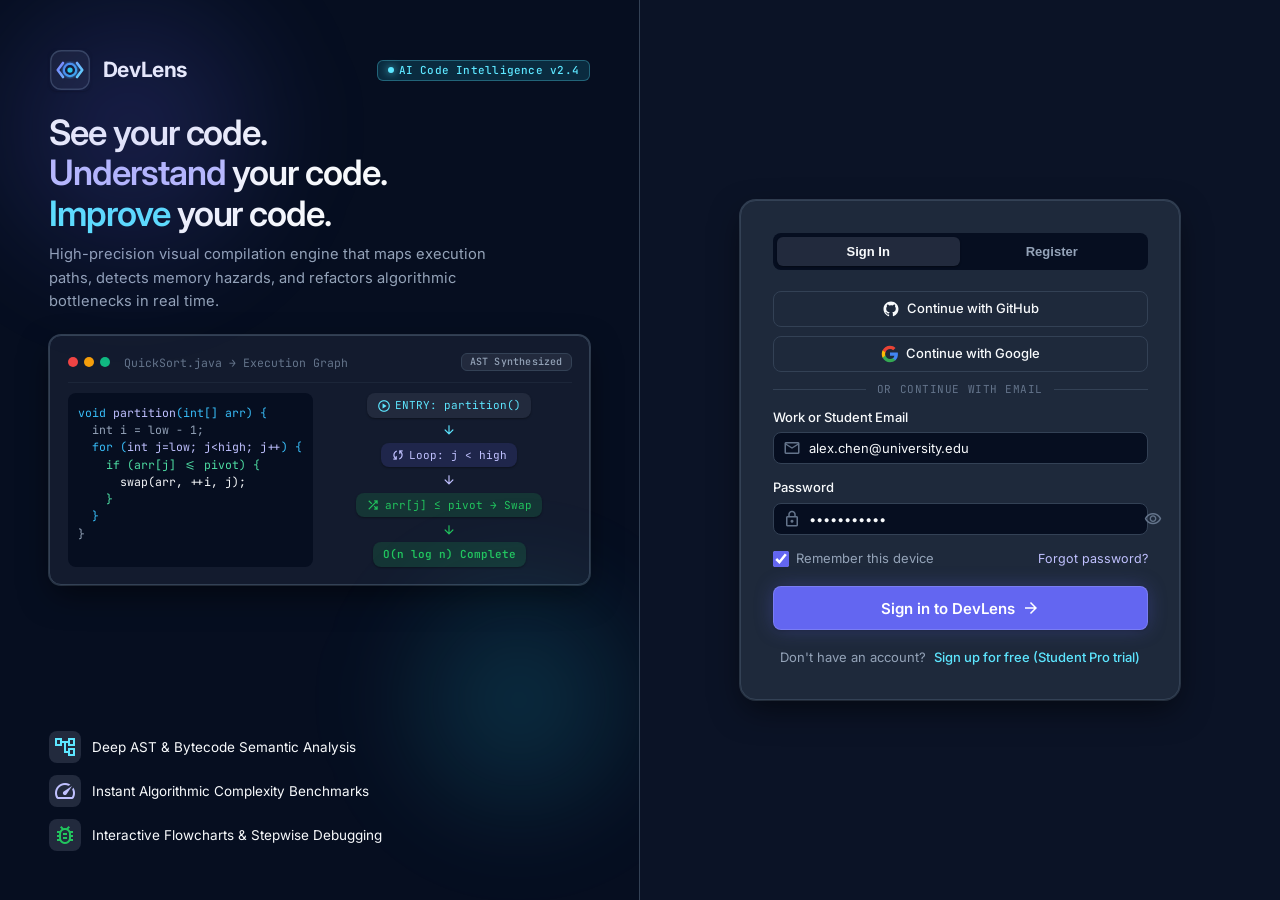
<file: devlens/frontend/index.html>
<!DOCTYPE html>
<html lang="en" class="dark">
<head>
  <meta charset="UTF-8">
  <meta name="viewport" content="width=device-width, initial-scale=1.0">
  <title>DevLens - AI-Powered Code Analysis & Assistance</title>
  <link rel="icon" type="image/svg+xml" href="assets/logo.svg">
  <script type="module">
    import { auth } from './js/auth.js';
    if (auth.isAuthenticated()) {
      window.location.replace('pages/dashboard.html');
    } else {
      window.location.replace('pages/login.html');
    }
  </script>
</head>
<body style="background: #0B1326; color: #F8FAFC; display: flex; align-items: center; justify-content: center; height: 100vh; font-family: sans-serif;">
  <p>Loading DevLens...</p>
</body>
</html>
</file>
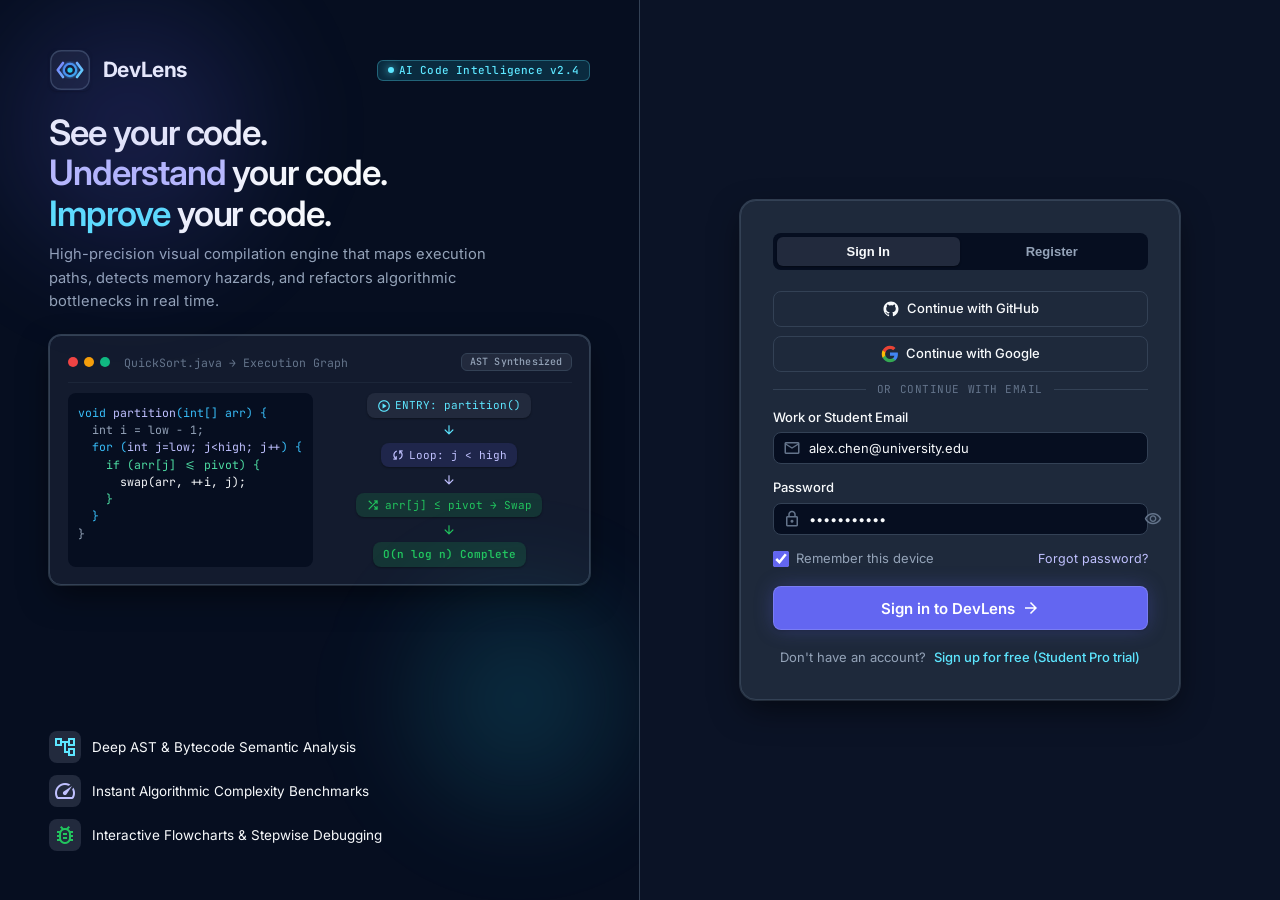
<file: devlens/frontend/pages/assistant.html>
<!DOCTYPE html>
<html lang="en" class="dark">
<head>
  <meta charset="UTF-8">
  <meta name="viewport" content="width=device-width, initial-scale=1.0">
  <title>DevLens - AI Code Assistant</title>
  <link rel="icon" type="image/svg+xml" href="../assets/logo.svg">
  <link rel="stylesheet" href="../css/tokens.css">
  <link rel="stylesheet" href="../css/base.css">
  <link rel="stylesheet" href="../css/components.css">
  <link rel="stylesheet" href="../css/pages.css">
</head>
<body class="dark">
  <div class="app-layout">
    <div id="sidebar-container"></div>
    <div class="main-content-wrapper">
      <div id="topbar-container"></div>

      <div class="page-container">
        <div class="content-inner" style="padding-bottom: 0;">
          <div class="chat-page-grid">
            <!-- Left: Sessions Sidebar -->
            <aside class="chat-sessions-sidebar">
              <div style="padding: 1rem; border-bottom: 1px solid var(--border-color); display: flex; justify-content: space-between; align-items: center;">
                <span class="stat-label">Conversations</span>
                <button class="btn btn-sm btn-primary" id="new-chat-btn" style="height: 26px; padding: 0 8px; font-size: 11px;">
                  <span class="material-symbols-outlined" style="font-size: 14px;">add</span>
                  <span>New Chat</span>
                </button>
              </div>

              <!-- Sessions List -->
              <div id="sessions-list-container" style="flex: 1; overflow-y: auto; padding: 0.5rem; display: flex; flex-direction: column; gap: 4px;">
                <!-- Populated dynamically via assistant.js -->
              </div>
            </aside>

            <!-- Right: Active Chat Stream & Input Dock -->
            <main class="chat-main-container">
              <!-- Header Strip -->
              <div style="padding: 0.75rem 1.25rem; border-bottom: 1px solid var(--border-color); background: var(--bg-lowest); display: flex; justify-content: space-between; align-items: center;">
                <div>
                  <h3 style="font-size: 14px; font-weight: 600; color: var(--text-primary);" id="active-session-title">
                    BubbleSort Inversion & Optimization
                  </h3>
                  <div style="display: flex; align-items: center; gap: 0.5rem; margin-top: 2px;">
                    <span class="badge badge-ai" style="font-size: 10px; padding: 1px 6px;">
                      Context: BubbleSort.java [Java 17]
                    </span>
                    <span style="font-family: var(--font-code); font-size: 10px; color: var(--text-muted);">Lens-LLM v2.4</span>
                  </div>
                </div>

                <div style="display: flex; gap: 4px;">
                  <button class="btn btn-sm btn-ghost" id="clear-chat-btn" title="Clear conversation">
                    <span class="material-symbols-outlined" style="font-size: 16px;">delete_sweep</span>
                  </button>
                </div>
              </div>

              <!-- Chat Message History -->
              <div class="chat-messages-stream" id="chat-messages-stream">
                <!-- Messages populated dynamically -->
              </div>

              <!-- Typing Indicator (Hidden by default) -->
              <div id="typing-indicator" style="display: none; padding: 0 1.5rem 0.5rem; font-size: 12px; color: var(--text-muted); align-items: center; gap: 6px;">
                <span class="animate-spin material-symbols-outlined" style="font-size: 14px; color: var(--color-secondary);">sync</span>
                <span>DevLens AI is reasoning...</span>
              </div>

              <!-- Input Dock -->
              <div class="chat-input-bar">
                <!-- Quick Prompts Chips -->
                <div class="quick-prompts-row" id="quick-prompts-row">
                  <span class="prompt-chip" data-prompt="Why does line 9 need a temporary variable during swap?">Why need temp?</span>
                  <span class="prompt-chip" data-prompt="How does the swapped boolean flag achieve O(n) best-case?">Explain early exit</span>
                  <span class="prompt-chip" data-prompt="Show me how to guard against NullPointerException in bubbleSort.">Add null guard</span>
                  <span class="prompt-chip" data-prompt="Can we convert the outer for loop into an equivalent while loop?">Convert to while loop</span>
                </div>

                <!-- Input Box -->
                <form id="chat-form" style="display: flex; gap: 0.5rem; align-items: flex-end;">
                  <textarea id="chat-input-textarea" class="form-textarea" placeholder="Ask anything about your code, asymptotic complexity, or viva preparation..." style="min-height: 48px; max-height: 120px; resize: none; margin: 0; padding: 0.6rem 0.85rem;" rows="1"></textarea>
                  <button type="submit" class="btn btn-primary btn-icon" id="chat-send-btn" style="flex-shrink: 0; width: 44px; height: 44px;">
                    <span class="material-symbols-outlined">send</span>
                  </button>
                </form>
              </div>
            </main>
          </div>
        </div>
      </div>
    </div>
  </div>

  <script type="module" src="../js/pages/assistant.js"></script>
</body>
</html>
</file>
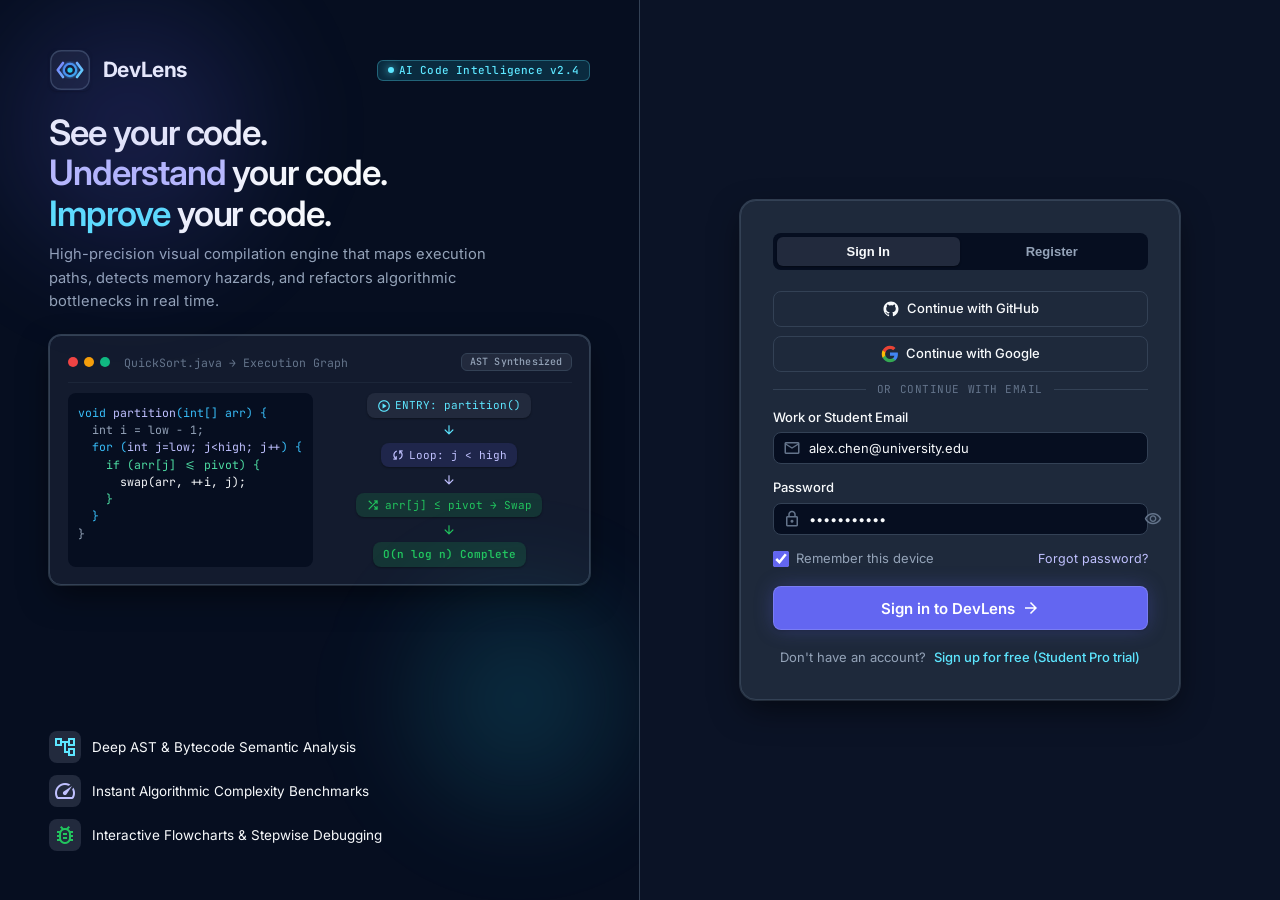
<file: devlens/frontend/pages/history.html>
<!DOCTYPE html>
<html lang="en" class="dark">
<head>
  <meta charset="UTF-8">
  <meta name="viewport" content="width=device-width, initial-scale=1.0">
  <title>DevLens - Analysis History</title>
  <link rel="icon" type="image/svg+xml" href="../assets/logo.svg">
  <link rel="stylesheet" href="../css/tokens.css">
  <link rel="stylesheet" href="../css/base.css">
  <link rel="stylesheet" href="../css/components.css">
  <link rel="stylesheet" href="../css/pages.css">
</head>
<body class="dark">
  <div class="app-layout">
    <div id="sidebar-container"></div>
    <div class="main-content-wrapper">
      <div id="topbar-container"></div>

      <div class="page-container">
        <div class="content-inner">
          <div style="display: flex; align-items: center; justify-content: space-between; flex-wrap: wrap; gap: 1rem; margin-bottom: 1.5rem;">
            <div>
              <div style="display: flex; align-items: center; gap: 0.4rem; font-family: var(--font-code); font-size: 11px; text-transform: uppercase; color: var(--text-muted); letter-spacing: 0.05em; margin-bottom: 0.25rem;">
                <span style="width: 6px; height: 6px; border-radius: 50%; background: var(--color-primary);"></span>
                <span>Audit Trail</span>
                <span>/</span>
                <span>Static & Runtime Telemetry</span>
              </div>
              <h1 style="font-size: 1.75rem; font-weight: 700;">Analysis History</h1>
              <p style="font-size: 13.5px; max-width: 640px; margin-top: 0.25rem;">
                Historical registry of AST compilations, complexity audits, and viva notes across your workspaces.
              </p>
            </div>
            <a href="editor.html" class="btn btn-primary">
              <span class="material-symbols-outlined" style="font-size: 18px;">bolt</span>
              <span>Run New Analysis</span>
            </a>
          </div>

          <!-- Filters Bar -->
          <div class="card" style="padding: 0.875rem 1.25rem; margin-bottom: 1.25rem; display: flex; flex-wrap: wrap; gap: 0.75rem; align-items: center; justify-content: space-between;">
            <div class="input-with-icon" style="flex: 1; min-width: 260px;">
              <span class="material-symbols-outlined">search</span>
              <input type="text" id="history-search-input" class="form-input" placeholder="Search by filename, project or student notes..."/>
            </div>

            <div style="display: flex; align-items: center; gap: 0.6rem; flex-wrap: wrap;">
              <div style="display: flex; align-items: center; gap: 0.35rem; background: var(--bg-lowest); border: 1px solid var(--border-color); border-radius: var(--radius-md); padding: 0 0.5rem;">
                <span class="material-symbols-outlined" style="font-size: 16px; color: var(--text-muted);">filter_list</span>
                <select id="history-type-filter" class="form-select" style="border: none; background: transparent; padding: 0.35rem 0.5rem; font-size: 12.5px;">
                  <option value="ALL">All Analysis Types</option>
                  <option value="ERRORS">Error Detection</option>
                  <option value="COMPLEXITY">Complexity Audit</option>
                  <option value="REVIEW">Code Review</option>
                  <option value="FLOWCHART">Flowchart Gen</option>
                </select>
              </div>
            </div>
          </div>

          <!-- History Table Card -->
          <div class="card">
            <div class="table-container" style="border: none;">
              <table class="data-table">
                <thead>
                  <tr>
                    <th>Module / Analysis Title</th>
                    <th>Project</th>
                    <th>Type</th>
                    <th>Quality</th>
                    <th>Student Viva Notes</th>
                    <th>Date</th>
                    <th>Actions</th>
                  </tr>
                </thead>
                <tbody id="history-tbody">
                  <tr><td colspan="7" style="text-align: center; color: var(--text-muted); padding: 2.5rem;">Loading audit trail...</td></tr>
                </tbody>
              </table>
            </div>

            <!-- Pagination Bar -->
            <div style="display: flex; align-items: center; justify-content: space-between; border-top: 1px solid var(--border-subtle); padding-top: 1rem; margin-top: 1rem; font-size: 12.5px; color: var(--text-muted);">
              <span id="history-page-info">Showing 1 to 5 of 5 entries</span>
              <div style="display: flex; gap: 0.35rem;" id="pagination-controls">
                <button class="btn btn-sm btn-secondary" id="page-prev-btn" disabled>Previous</button>
                <button class="btn btn-sm btn-primary" style="min-width: 28px; padding: 0 8px;">1</button>
                <button class="btn btn-sm btn-secondary" id="page-next-btn" disabled>Next</button>
              </div>
            </div>
          </div>

        </div>
      </div>
    </div>
  </div>

  <!-- Edit Notes Modal -->
  <div class="modal-backdrop" id="notes-modal">
    <div class="modal-dialog">
      <div class="modal-header">
        <h3 class="modal-title">Edit Analysis Viva Notes</h3>
        <button class="btn btn-ghost btn-icon" id="close-notes-modal-btn">
          <span class="material-symbols-outlined">close</span>
        </button>
      </div>
      <form id="notes-form">
        <div class="modal-body">
          <input type="hidden" id="notes-item-id">
          <div class="form-group">
            <label class="form-label" for="notes-textarea">Notes & Lab Discussion Remarks</label>
            <textarea id="notes-textarea" class="form-textarea" style="min-height: 120px;" placeholder="Add discussion points, professor feedback, or viva remarks..."></textarea>
          </div>
        </div>
        <div class="modal-footer">
          <button type="button" class="btn btn-secondary" id="cancel-notes-modal-btn">Cancel</button>
          <button type="submit" class="btn btn-primary">Save Notes</button>
        </div>
      </form>
    </div>
  </div>

  <script type="module" src="../js/pages/history.js"></script>
</body>
</html>
</file>
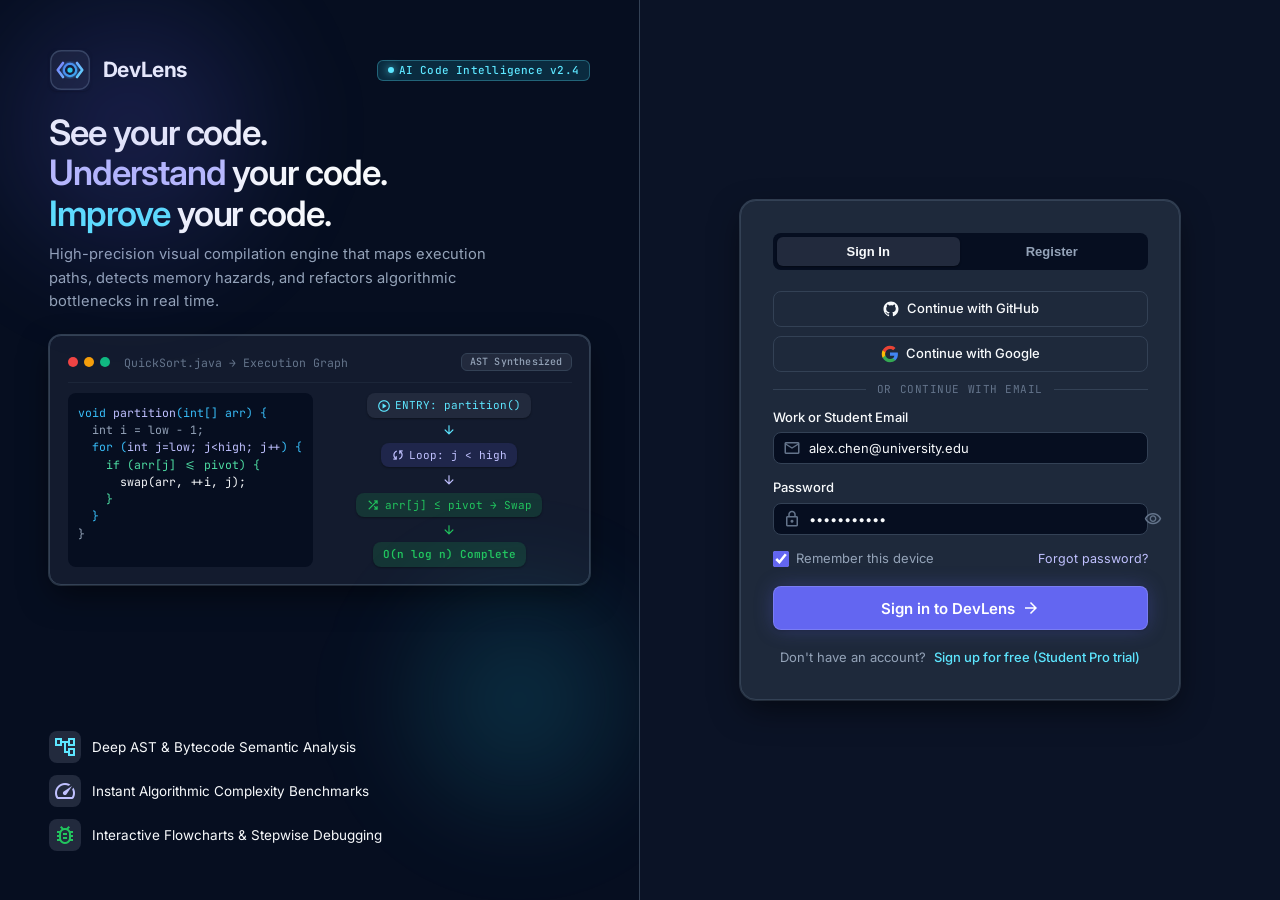
<file: devlens/frontend/pages/learning.html>
<!DOCTYPE html>
<html lang="en" class="dark">
<head>
  <meta charset="UTF-8">
  <meta name="viewport" content="width=device-width, initial-scale=1.0">
  <title>DevLens - Learning Mode & College Viva Prep</title>
  <link rel="icon" type="image/svg+xml" href="../assets/logo.svg">
  <link rel="stylesheet" href="../css/tokens.css">
  <link rel="stylesheet" href="../css/base.css">
  <link rel="stylesheet" href="../css/components.css">
  <link rel="stylesheet" href="../css/pages.css">
</head>
<body class="dark">
  <div class="app-layout">
    <div id="sidebar-container"></div>
    <div class="main-content-wrapper">
      <div id="topbar-container"></div>

      <div class="page-container">
        <div class="content-inner">
          <!-- Page Header -->
          <div style="display: flex; justify-content: space-between; align-items: flex-start; flex-wrap: wrap; gap: 1rem; margin-bottom: 1.5rem;">
            <div>
              <div style="display: flex; align-items: center; gap: 0.4rem; font-family: var(--font-code); font-size: 11px; text-transform: uppercase; color: var(--text-muted); letter-spacing: 0.05em; margin-bottom: 0.25rem;">
                <span style="width: 6px; height: 6px; border-radius: 50%; background: var(--color-emerald);"></span>
                <span>Intelligence & Pedagogy</span>
                <span>/</span>
                <span>Curriculum Master</span>
              </div>
              <h1 style="font-size: 1.75rem; font-weight: 700;">Learning Mode & Viva Prep</h1>
              <p style="font-size: 13.5px; max-width: 640px; margin-top: 0.25rem;">
                Interactive algorithmic walkthroughs, concept self-tests, and college viva preparation designed for programming students.
              </p>
            </div>

            <div style="display: flex; gap: 0.5rem;">
              <a href="editor.html" class="btn btn-secondary">
                <span class="material-symbols-outlined" style="font-size: 18px;">terminal</span>
                <span>Open in Editor</span>
              </a>
            </div>
          </div>

          <!-- 1. Concept Card -->
          <div class="card" style="margin-bottom: 1.5rem; position: relative; overflow: hidden;">
            <div style="position: absolute; right: -20px; top: -20px; width: 180px; height: 180px; background: radial-gradient(circle, rgba(99, 102, 241, 0.15) 0%, transparent 70%); border-radius: 50%; pointer-events: none;"></div>
            <div style="display: flex; justify-content: space-between; align-items: center; margin-bottom: 0.75rem;">
              <div style="display: flex; align-items: center; gap: 0.5rem;">
                <span class="badge badge-primary">Topic 01</span>
                <span class="badge badge-neutral" id="concept-difficulty">Beginner</span>
                <span class="badge badge-ai" id="concept-category">Sorting Algorithms</span>
              </div>
              <span style="font-family: var(--font-code); font-size: 11px; color: var(--color-emerald);">★ Viva Recommended</span>
            </div>
            <h2 style="font-size: 1.4rem; font-weight: 700; margin-bottom: 0.5rem;" id="concept-title">
              Bubble Sort & Inversion Counting
            </h2>
            <p style="font-size: 13.5px; color: var(--text-secondary); line-height: 1.6;" id="concept-description">
              Bubble Sort repeatedly swaps adjacent elements if they are in the wrong order until sorted.
            </p>
          </div>

          <!-- 2. Interactive Stepper Walkthrough -->
          <div class="card" style="margin-bottom: 1.5rem;">
            <div class="card-header">
              <div>
                <span class="stat-label">Algorithmic Stepper</span>
                <div class="card-title" style="margin-top: 2px;">Stepwise Execution Walkthrough</div>
              </div>
              <span class="badge badge-neutral" id="step-counter-badge">Step 1 of 4</span>
            </div>

            <!-- Stepper Navigation Nodes -->
            <div class="stepper-nav" id="stepper-nav-nodes" style="margin: 1.5rem 2rem;">
              <div class="step-node active" data-step="1">1</div>
              <div class="step-node" data-step="2">2</div>
              <div class="step-node" data-step="3">3</div>
              <div class="step-node" data-step="4">4</div>
            </div>

            <!-- Step Content View -->
            <div style="background: var(--bg-lowest); border: 1px solid var(--border-color); border-radius: var(--radius-lg); padding: 1.5rem; margin-bottom: 1.25rem;">
              <h3 style="font-size: 1.1rem; font-weight: 600; margin-bottom: 0.5rem; color: var(--color-secondary);" id="step-display-title">
                Pass Initialisation & Setup
              </h3>
              <p style="font-size: 13.5px; color: var(--text-primary); line-height: 1.6;" id="step-display-content">
                We begin at index 0 and inspect the first pair (arr[0], arr[1]). We declare a boolean flag swapped = false before entering the inner loop to track state changes.
              </p>
            </div>

            <!-- Stepper Actions -->
            <div style="display: flex; justify-content: space-between;">
              <button class="btn btn-secondary" id="step-prev-btn" disabled>
                <span class="material-symbols-outlined" style="font-size: 16px;">arrow_back</span>
                <span>Previous Step</span>
              </button>
              <button class="btn btn-primary" id="step-next-btn">
                <span>Next Step</span>
                <span class="material-symbols-outlined" style="font-size: 16px;">arrow_forward</span>
              </button>
            </div>
          </div>

          <!-- 3. Multiple-Choice Practice Quiz & Scoring -->
          <div class="card" style="margin-bottom: 1.5rem;">
            <div class="card-header">
              <div>
                <span class="stat-label">Self-Assessment</span>
                <div class="card-title" style="margin-top: 2px;">Interactive Knowledge Check</div>
              </div>
              <span class="badge badge-success" id="quiz-score-badge">Score: 0 / 3</span>
            </div>

            <div id="quiz-cards-container" style="display: flex; flex-direction: column; gap: 1.25rem;">
              <!-- Populated dynamically via learning.js -->
            </div>
          </div>

          <!-- 4. College Viva Accordion -->
          <div class="card">
            <div class="card-header">
              <div>
                <span class="stat-label">College Examination Archive</span>
                <div class="card-title" style="margin-top: 2px;">Frequently Asked Viva Questions</div>
              </div>
              <span class="badge badge-primary">Prof. Exam Pack</span>
            </div>

            <div id="viva-accordion-container" style="margin-top: 0.75rem;">
              <!-- Populated dynamically via learning.js -->
            </div>
          </div>

        </div>
      </div>
    </div>
  </div>

  <script type="module" src="../js/pages/learning.js"></script>
</body>
</html>
</file>
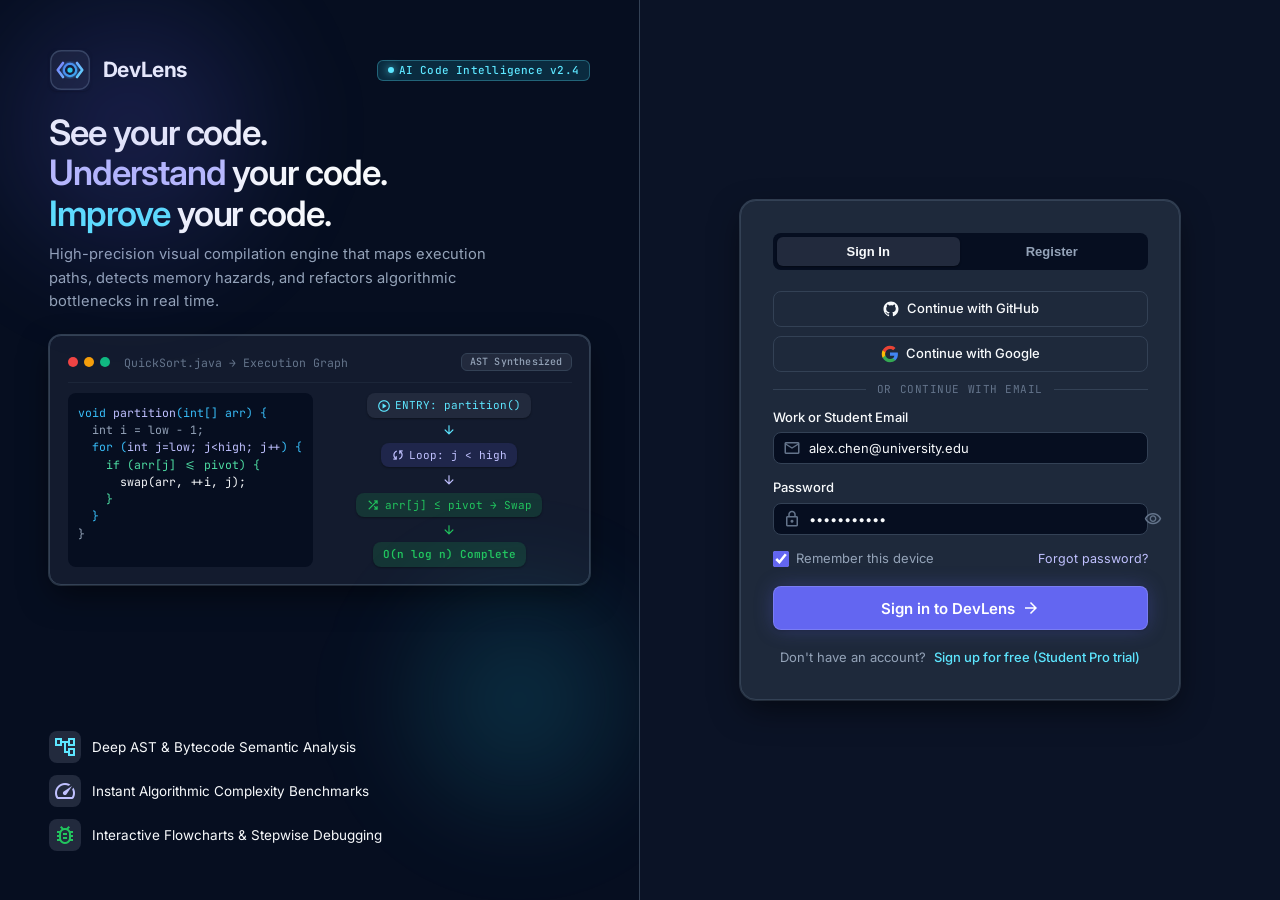
<file: devlens/frontend/pages/login.html>
<!DOCTYPE html>
<html lang="en" class="dark">
<head>
  <meta charset="UTF-8">
  <meta name="viewport" content="width=device-width, initial-scale=1.0">
  <title>DevLens - Sign In & Register</title>
  <link rel="icon" type="image/svg+xml" href="../assets/logo.svg">
  <link rel="stylesheet" href="../css/tokens.css">
  <link rel="stylesheet" href="../css/base.css">
  <link rel="stylesheet" href="../css/components.css">
  <link rel="stylesheet" href="../css/pages.css">
</head>
<body class="dark">
  <main class="auth-split-wrapper">
    <!-- LEFT 50%: Hero Branding & Algorithmic Viz Panel -->
    <section class="auth-hero-panel">
      <!-- Ambient Glow Blobs -->
      <div class="auth-hero-glow-1"></div>
      <div class="auth-hero-glow-2"></div>

      <!-- Top Branding Section -->
      <div>
        <div class="auth-hero-header">
          <div style="display: flex; align-items: center; gap: 0.85rem;">
            <img src="../assets/logo.svg" alt="DevLens Logo" style="width: 42px; height: 42px; border-radius: var(--radius-md); box-shadow: var(--shadow-sm);"/>
            <span style="font-size: 1.5rem; font-weight: 700; color: var(--text-primary); letter-spacing: -0.02em;">DevLens</span>
          </div>
          <div class="badge badge-ai" style="padding: 4px 10px; font-size: 11px;">
            <span style="width: 6px; height: 6px; border-radius: 50%; background: var(--color-secondary); box-shadow: 0 0 8px var(--color-secondary);"></span>
            <span>AI Code Intelligence v2.4</span>
          </div>
        </div>

        <div class="auth-hero-tagline">
          <h1>
            See your code.<br>
            <span style="color: var(--color-primary-light);">Understand</span> your code.<br>
            <span style="color: var(--color-secondary);">Improve</span> your code.
          </h1>
          <p>
            High-precision visual compilation engine that maps execution paths, detects memory hazards, and refactors algorithmic bottlenecks in real time.
          </p>
        </div>

        <!-- AST Code-to-Flowchart Visualization Graphic -->
        <div class="ast-preview-card">
          <div class="ast-preview-header">
            <div style="display: flex; align-items: center; gap: 0.5rem;">
              <div class="ast-mac-dots">
                <span class="ast-dot red"></span>
                <span class="ast-dot yellow"></span>
                <span class="ast-dot green"></span>
              </div>
              <span style="font-family: var(--font-code); font-size: 11.5px; color: var(--text-muted); margin-left: 0.5rem;">
                QuickSort.java → Execution Graph
              </span>
            </div>
            <span class="badge badge-neutral" style="font-size: 10px;">AST Synthesized</span>
          </div>

          <div class="ast-preview-split">
            <!-- Source Code Snippet -->
            <div class="ast-code-box">
              <div style="color: #38BDF8;">void <span style="color: #C0C1FF;">partition</span>(int[] arr) {</div>
              <div style="padding-left: 1rem; color: #94A3B8;">int i = low - 1;</div>
              <div style="padding-left: 1rem; color: #38BDF8;">for (<span style="color: #C0C1FF;">int j=low; j&lt;high; j++</span>) {</div>
              <div style="padding-left: 2rem; color: #4EDEA3;">if (arr[j] &lt;= pivot) {</div>
              <div style="padding-left: 3rem; color: #F8FAFC;">swap(arr, ++i, j);</div>
              <div style="padding-left: 2rem; color: #4EDEA3;">}</div>
              <div style="padding-left: 1rem; color: #38BDF8;">}</div>
              <div>}</div>
            </div>

            <!-- Stylized Flowchart Nodes -->
            <div class="ast-nodes-box">
              <div class="ast-node-pill" style="background: var(--bg-surface-high); color: var(--color-secondary);">
                <span class="material-symbols-outlined" style="font-size: 14px;">play_circle</span>
                <span>ENTRY: partition()</span>
              </div>
              <span class="material-symbols-outlined" style="font-size: 14px; color: var(--color-secondary);">arrow_downward</span>
              <div class="ast-node-pill" style="background: var(--color-primary-subtle); color: var(--color-primary-light);">
                <span class="material-symbols-outlined" style="font-size: 14px;">sync</span>
                <span>Loop: j &lt; high</span>
              </div>
              <span class="material-symbols-outlined" style="font-size: 14px; color: var(--color-primary-light);">arrow_downward</span>
              <div class="ast-node-pill" style="background: var(--color-emerald-subtle); color: var(--color-emerald);">
                <span class="material-symbols-outlined" style="font-size: 14px;">shuffle</span>
                <span>arr[j] ≤ pivot → Swap</span>
              </div>
              <span class="material-symbols-outlined" style="font-size: 14px; color: var(--color-emerald);">arrow_downward</span>
              <div class="ast-node-pill" style="background: var(--color-emerald-subtle); color: var(--color-emerald); font-weight: 600;">
                <span>O(n log n) Complete</span>
              </div>
            </div>
          </div>
        </div>
      </div>

      <!-- Bottom Feature Bullets -->
      <div class="ast-features-list">
        <div class="ast-feature-item">
          <div class="ast-feature-icon" style="color: var(--color-secondary);">
            <span class="material-symbols-outlined">account_tree</span>
          </div>
          <span>Deep AST & Bytecode Semantic Analysis</span>
        </div>
        <div class="ast-feature-item">
          <div class="ast-feature-icon" style="color: var(--color-primary-light);">
            <span class="material-symbols-outlined">speed</span>
          </div>
          <span>Instant Algorithmic Complexity Benchmarks</span>
        </div>
        <div class="ast-feature-item">
          <div class="ast-feature-icon" style="color: var(--color-emerald);">
            <span class="material-symbols-outlined">bug_report</span>
          </div>
          <span>Interactive Flowcharts & Stepwise Debugging</span>
        </div>
      </div>
    </section>

    <!-- RIGHT 50%: Clean Auth Card Panel -->
    <section class="auth-form-panel">
      <div class="auth-form-card">
        <!-- Segmented Tab Toggle [Sign In | Register] -->
        <div class="auth-mode-toggle">
          <button class="auth-mode-btn active" id="tab-signin" type="button">Sign In</button>
          <button class="auth-mode-btn" id="tab-register" type="button">Register</button>
        </div>

        <!-- Social Auth Buttons -->
        <div style="display: flex; flex-direction: column; gap: 0.625rem; margin-bottom: 1.25rem;">
          <button class="btn btn-secondary" id="social-github-btn" type="button" style="width: 100%;">
            <svg style="width: 18px; height: 18px; fill: currentColor;" viewBox="0 0 24 24">
              <path fill-rule="evenodd" clip-rule="evenodd" d="M12 2C6.477 2 2 6.484 2 12.017c0 4.425 2.865 8.18 6.839 9.504.5.092.682-.217.682-.483 0-.237-.008-.868-.013-1.703-2.782.605-3.369-1.343-3.369-1.343-.454-1.158-1.11-1.466-1.11-1.466-.908-.62.069-.608.069-.608 1.003.07 1.53 1.032 1.53 1.032.892 1.53 2.341 1.088 2.91.832.092-.647.35-1.088.636-1.338-2.22-.253-4.555-1.113-4.555-4.951 0-1.093.39-1.988 1.029-2.688-.103-.253-.446-1.272.098-2.65 0 0 .84-.27 2.75 1.026A9.564 9.564 0 0112 6.844c.85.004 1.705.115 2.504.337 1.909-1.296 2.747-1.027 2.747-1.027.546 1.379.202 2.398.1 2.651.64.7 1.028 1.595 1.028 2.688 0 3.848-2.339 4.695-4.566 4.943.359.309.678.92.678 1.855 0 1.338-.012 2.419-.012 2.747 0 .268.18.58.688.482A10.019 10.019 0 0022 12.017C22 6.484 17.522 2 12 2z"/>
            </svg>
            <span>Continue with GitHub</span>
          </button>
          <button class="btn btn-secondary" id="social-google-btn" type="button" style="width: 100%;">
            <svg style="width: 18px; height: 18px;" viewBox="0 0 24 24">
              <path d="M22.56 12.25c0-.78-.07-1.53-.2-2.25H12v4.26h5.92c-.26 1.37-1.04 2.53-2.21 3.31v2.77h3.57c2.08-1.92 3.28-4.74 3.28-8.09z" fill="#4285F4"/>
              <path d="M12 23c2.97 0 5.46-.98 7.28-2.66l-3.57-2.77c-.98.66-2.23 1.06-3.71 1.06-2.86 0-5.29-1.93-6.16-4.53H2.18v2.84C3.99 20.53 7.7 23 12 23z" fill="#34A853"/>
              <path d="M5.84 14.09c-.22-.66-.35-1.36-.35-2.09s.13-1.43.35-2.09V7.06H2.18C1.43 8.55 1 10.22 1 12s.43 3.45 1.18 4.94l2.85-2.22.81-.63z" fill="#FBBC05"/>
              <path d="M12 5.38c1.62 0 3.06.56 4.21 1.64l3.15-3.15C17.45 2.09 14.97 1 12 1 7.7 1 3.99 3.47 2.18 7.06l3.66 2.84c.87-2.6 3.3-4.52 6.16-4.52z" fill="#EA4335"/>
            </svg>
            <span>Continue with Google</span>
          </button>
        </div>

        <!-- Divider -->
        <div style="position: relative; display: flex; align-items: center; justify-content: center; margin: 1.25rem 0;">
          <div style="width: 100%; height: 1px; background: var(--border-color);"></div>
          <span style="position: absolute; background: var(--bg-panel); padding: 0 0.75rem; font-family: var(--font-code); font-size: 11px; text-transform: uppercase; color: var(--text-muted); letter-spacing: 0.05em;">
            or continue with email
          </span>
        </div>

        <!-- Dynamic Form -->
        <form id="auth-form" novalidate>
          <!-- Validation Alert Container -->
          <div id="auth-alert" style="display: none; padding: 0.75rem 1rem; border-radius: var(--radius-md); font-size: 13px; margin-bottom: 1rem; border: 1px solid var(--color-rose); background: var(--color-rose-subtle); color: var(--color-rose);">
          </div>

          <!-- Name Field (Only in Register mode) -->
          <div class="form-group" id="group-name" style="display: none;">
            <label class="form-label" for="name-input">Full Name</label>
            <div class="input-with-icon">
              <span class="material-symbols-outlined">person</span>
              <input type="text" id="name-input" class="form-input" placeholder="Alex Chen" autocomplete="name">
            </div>
            <span class="field-error" id="name-error" style="color: var(--color-rose); font-size: 11.5px; display: none;"></span>
          </div>

          <!-- Email Field -->
          <div class="form-group">
            <label class="form-label" for="email-input">Work or Student Email</label>
            <div class="input-with-icon">
              <span class="material-symbols-outlined">mail</span>
              <input type="email" id="email-input" class="form-input" placeholder="alex.chen@university.edu" autocomplete="email" value="alex.chen@university.edu">
            </div>
            <span class="field-error" id="email-error" style="color: var(--color-rose); font-size: 11.5px; display: none;"></span>
          </div>

          <!-- Password Field -->
          <div class="form-group">
            <label class="form-label" for="password-input">Password</label>
            <div class="input-with-icon">
              <span class="material-symbols-outlined">lock</span>
              <input type="password" id="password-input" class="form-input" placeholder="••••••••" autocomplete="current-password" value="Password123">
              <button type="button" class="input-action-btn" id="toggle-password-btn" aria-label="Toggle password visibility">
                <span class="material-symbols-outlined" id="eye-icon">visibility</span>
              </button>
            </div>
            <span class="field-error" id="password-error" style="color: var(--color-rose); font-size: 11.5px; display: none;"></span>
          </div>

          <!-- Remember Me & Forgot Password -->
          <div id="signin-helpers" style="display: flex; align-items: center; justify-content: space-between; margin-bottom: 1.25rem;">
            <label class="checkbox-label">
              <input type="checkbox" id="remember-me-checkbox" class="checkbox-custom" checked>
              <span>Remember this device</span>
            </label>
            <a href="#" id="forgot-password-link" style="font-size: 12.5px; color: var(--color-primary-light);">Forgot password?</a>
          </div>

          <!-- Primary Submit Button -->
          <button type="submit" class="btn btn-primary btn-lg" id="submit-btn" style="width: 100%;">
            <span id="submit-btn-label">Sign in to DevLens</span>
            <span class="material-symbols-outlined" style="font-size: 18px;">arrow_forward</span>
          </button>
        </form>

        <!-- Footer / Mode Switcher -->
        <div style="padding-top: 1.25rem; text-align: center; font-size: 13px; color: var(--text-secondary);">
          <span id="footer-text">Don't have an account?</span>
          <a href="#" id="toggle-mode-link" style="font-weight: 500; color: var(--color-secondary); margin-left: 0.25rem;">
            Sign up for free (Student Pro trial)
          </a>
        </div>
      </div>
    </section>
  </main>

  <script type="module" src="../js/pages/login.js"></script>
</body>
</html>
</file>
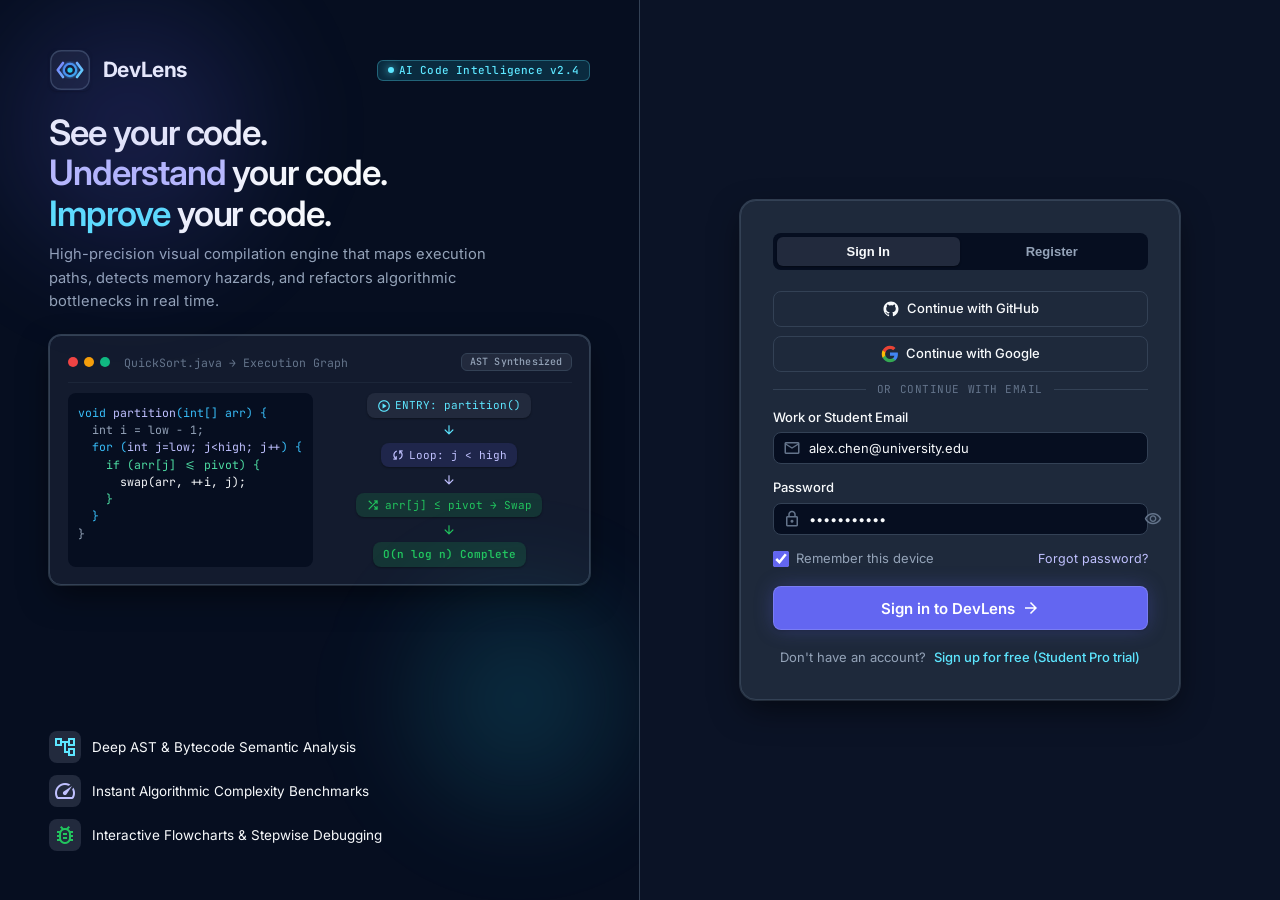
<file: devlens/frontend/pages/project-detail.html>
<!DOCTYPE html>
<html lang="en" class="dark">
<head>
  <meta charset="UTF-8">
  <meta name="viewport" content="width=device-width, initial-scale=1.0">
  <title>DevLens - Project Details</title>
  <link rel="icon" type="image/svg+xml" href="../assets/logo.svg">
  <link rel="stylesheet" href="../css/tokens.css">
  <link rel="stylesheet" href="../css/base.css">
  <link rel="stylesheet" href="../css/components.css">
  <link rel="stylesheet" href="../css/pages.css">
</head>
<body class="dark">
  <div class="app-layout">
    <!-- Sidebar Container -->
    <div id="sidebar-container"></div>

    <div class="main-content-wrapper">
      <!-- Topbar Container -->
      <div id="topbar-container"></div>

      <div class="page-container">
        <div class="content-inner">
          <!-- Back Link & Header -->
          <div style="margin-bottom: 1.5rem;">
            <a href="projects.html" class="btn btn-sm btn-ghost" style="margin-bottom: 0.5rem; display: inline-flex; align-items: center; gap: 4px;">
              <span class="material-symbols-outlined" style="font-size: 16px;">arrow_back</span>
              <span>Back to Projects</span>
            </a>

            <div style="display: flex; align-items: flex-start; justify-content: space-between; flex-wrap: wrap; gap: 1rem;">
              <div>
                <div style="display: flex; align-items: center; gap: 0.5rem; margin-bottom: 0.25rem;">
                  <span class="lang-badge java" id="proj-lang-badge">JAVA</span>
                  <span class="badge badge-success" id="proj-health-badge">
                    <span class="material-symbols-outlined" style="font-size: 14px;">bolt</span>
                    <span id="proj-health-text">94 / 100</span>
                  </span>
                </div>
                <h1 style="font-size: 1.75rem; font-weight: 700;" id="proj-title">Loading Project...</h1>
                <p style="font-size: 13.5px; max-width: 680px; margin-top: 0.25rem;" id="proj-description">
                  Please wait while project files and metrics are retrieved.
                </p>
              </div>

              <div style="display: flex; gap: 0.75rem; flex-wrap: wrap;">
                <button class="btn btn-secondary" id="open-add-file-modal-btn">
                  <span class="material-symbols-outlined" style="font-size: 18px;">note_add</span>
                  <span>Add / Upload File</span>
                </button>
                <a href="editor.html" class="btn btn-primary" id="open-editor-btn">
                  <span class="material-symbols-outlined" style="font-size: 18px;">terminal</span>
                  <span>Open in Code Editor</span>
                </a>
              </div>
            </div>
          </div>

          <!-- Files Table Card -->
          <div class="card">
            <div class="card-header">
              <div>
                <div class="card-title">Indexed Repository Files</div>
                <p style="font-size: 12px; margin-top: 2px;">Tracked modules and algorithmic components</p>
              </div>
              <span class="badge badge-neutral" id="files-count-badge">0 Files Tracked</span>
            </div>

            <div class="table-container" style="border: none;">
              <table class="data-table">
                <thead>
                  <tr>
                    <th>File Name</th>
                    <th>Path</th>
                    <th>Size</th>
                    <th>Quality</th>
                    <th>Issues</th>
                    <th>Last Analyzed</th>
                    <th>Actions</th>
                  </tr>
                </thead>
                <tbody id="project-files-tbody">
                  <tr><td colspan="7" style="text-align: center; color: var(--text-muted); padding: 2.5rem;">Loading files...</td></tr>
                </tbody>
              </table>
            </div>
          </div>
        </div>
      </div>
    </div>
  </div>

  <!-- Add File Modal -->
  <div class="modal-backdrop" id="file-modal">
    <div class="modal-dialog" style="max-width: 640px;">
      <div class="modal-header">
        <h3 class="modal-title">Add Source File</h3>
        <button class="btn btn-ghost btn-icon" id="close-file-modal-btn">
          <span class="material-symbols-outlined">close</span>
        </button>
      </div>
      <form id="file-form">
        <div class="modal-body">
          <div class="form-group">
            <label class="form-label" for="file-name-input">File Name *</label>
            <input type="text" id="file-name-input" class="form-input" placeholder="e.g. MergeSort.java" required>
          </div>

          <div class="form-group">
            <label class="form-label" for="file-path-input">Repository Path</label>
            <input type="text" id="file-path-input" class="form-input" placeholder="e.g. src/algorithms/MergeSort.java">
          </div>

          <div class="form-group">
            <label class="form-label" for="file-content-input">Source Code Content</label>
            <textarea id="file-content-input" class="form-textarea" style="min-height: 160px; font-family: var(--font-code); font-size: 12px;" placeholder="// Paste Java code or upload file..."></textarea>
          </div>
        </div>
        <div class="modal-footer">
          <button type="button" class="btn btn-secondary" id="cancel-file-modal-btn">Cancel</button>
          <button type="submit" class="btn btn-primary">
            <span class="material-symbols-outlined" style="font-size: 16px;">check</span>
            <span>Add File</span>
          </button>
        </div>
      </form>
    </div>
  </div>

  <script type="module" src="../js/pages/project-detail.js"></script>
</body>
</html>
</file>
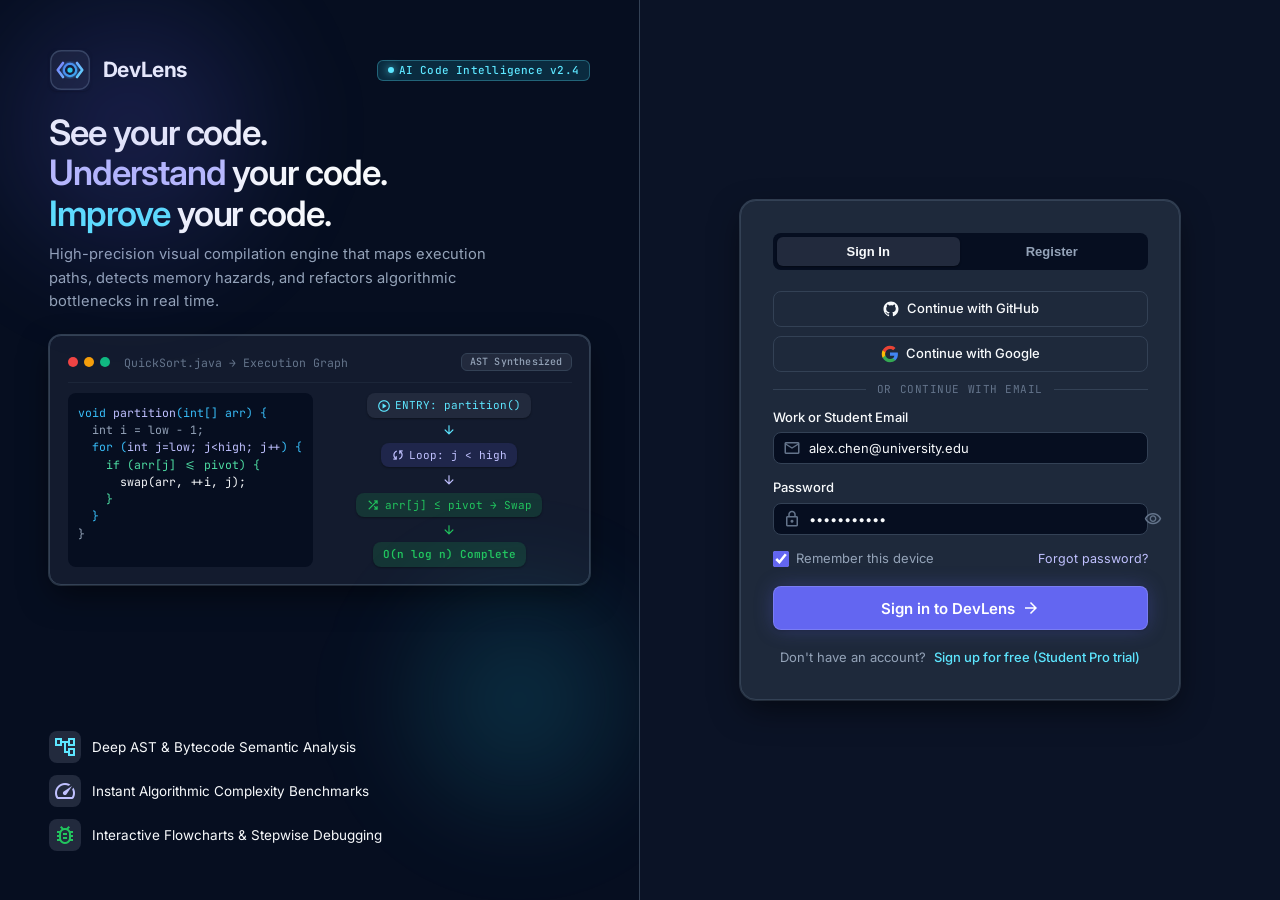
<file: devlens/frontend/pages/projects.html>
<!DOCTYPE html>
<html lang="en" class="dark">
<head>
  <meta charset="UTF-8">
  <meta name="viewport" content="width=device-width, initial-scale=1.0">
  <title>DevLens - Projects & Repositories</title>
  <link rel="icon" type="image/svg+xml" href="../assets/logo.svg">
  <link rel="stylesheet" href="../css/tokens.css">
  <link rel="stylesheet" href="../css/base.css">
  <link rel="stylesheet" href="../css/components.css">
  <link rel="stylesheet" href="../css/pages.css">
</head>
<body class="dark">
  <div class="app-layout">
    <!-- Sidebar Container -->
    <div id="sidebar-container"></div>

    <div class="main-content-wrapper">
      <!-- Topbar Container -->
      <div id="topbar-container"></div>

      <div class="page-container">
        <div class="content-inner">
          <!-- Top Header -->
          <div style="display: flex; flex-direction: column; gap: 0.5rem; margin-bottom: 1.5rem;">
            <div style="display: flex; align-items: center; justify-content: space-between; flex-wrap: wrap; gap: 1rem;">
              <div>
                <div style="display: flex; align-items: center; gap: 0.4rem; font-family: var(--font-code); font-size: 11px; text-transform: uppercase; color: var(--text-muted); letter-spacing: 0.05em; margin-bottom: 0.25rem;">
                  <span style="width: 6px; height: 6px; border-radius: 50%; background: var(--color-secondary);"></span>
                  <span>Workspace Ecosystem</span>
                  <span>/</span>
                  <span>Repository Registry</span>
                </div>
                <h1 style="font-size: 1.75rem; font-weight: 700; letter-spacing: -0.02em;">Projects</h1>
                <p style="font-size: 13.5px; max-width: 640px; margin-top: 0.25rem;">
                  Manage codebases and assignments analyzed by DevLens. Track architectural drift, algorithmic complexity, and real-time health telemetry across all student repositories.
                </p>
              </div>

              <div>
                <button class="btn btn-primary" id="open-create-modal-btn">
                  <span class="material-symbols-outlined" style="font-size: 18px;">add</span>
                  <span>Create New Project</span>
                </button>
              </div>
            </div>
          </div>

          <!-- Filter & Control Bar -->
          <div class="card" style="padding: 0.875rem 1.25rem; margin-bottom: 1.25rem; display: flex; flex-wrap: wrap; align-items: center; justify-content: space-between; gap: 0.875rem;">
            <!-- Search Input -->
            <div class="input-with-icon" style="flex: 1; min-width: 260px;">
              <span class="material-symbols-outlined">search</span>
              <input type="text" class="form-input" id="project-search-input" placeholder="Search projects by title, description or language..."/>
              <button class="input-action-btn" title="Search macro">
                <kbd>/</kbd>
              </button>
            </div>

            <!-- Filters -->
            <div style="display: flex; align-items: center; gap: 0.75rem; flex-wrap: wrap;">
              <div style="display: flex; align-items: center; gap: 0.35rem; background: var(--bg-lowest); border: 1px solid var(--border-color); border-radius: var(--radius-md); padding: 0 0.5rem;">
                <span class="material-symbols-outlined" style="font-size: 16px; color: var(--text-muted);">code</span>
                <select class="form-select" id="language-filter" style="border: none; background: transparent; padding: 0.35rem 0.5rem; font-size: 12.5px;">
                  <option value="all">All Languages</option>
                  <option value="java">Java</option>
                  <option value="python">Python</option>
                  <option value="cpp">C++</option>
                  <option value="typescript">TypeScript</option>
                </select>
              </div>

              <div style="display: flex; align-items: center; gap: 0.35rem; background: var(--bg-lowest); border: 1px solid var(--border-color); border-radius: var(--radius-md); padding: 0 0.5rem;">
                <span class="material-symbols-outlined" style="font-size: 16px; color: var(--text-muted);">sort</span>
                <select class="form-select" id="sort-filter" style="border: none; background: transparent; padding: 0.35rem 0.5rem; font-size: 12.5px;">
                  <option value="recent">Recently Analyzed</option>
                  <option value="score">Quality Score</option>
                  <option value="name">Project Title</option>
                  <option value="files">File Magnitude</option>
                </select>
              </div>
            </div>
          </div>

          <!-- Telemetry Mini-Metrics Bar -->
          <div style="display: grid; grid-template-columns: repeat(auto-fit, minmax(200px, 1fr)); gap: 1rem; margin-bottom: 1.5rem;">
            <div class="card" style="padding: 1rem; display: flex; align-items: center; justify-content: space-between;">
              <div>
                <span class="stat-label">Active Repos</span>
                <div style="font-size: 1.25rem; font-weight: 700; margin-top: 2px;" id="metric-repo-count">6 Codebases</div>
              </div>
              <div style="padding: 8px; border-radius: var(--radius-md); background: var(--bg-surface-high); color: var(--color-primary-light);">
                <span class="material-symbols-outlined" style="font-size: 20px;">inventory_2</span>
              </div>
            </div>

            <div class="card" style="padding: 1rem; display: flex; align-items: center; justify-content: space-between;">
              <div>
                <span class="stat-label">Mean Quality</span>
                <div style="font-size: 1.25rem; font-weight: 700; color: var(--color-emerald); margin-top: 2px;">87.8%</div>
              </div>
              <div style="padding: 8px; border-radius: var(--radius-md); background: var(--color-emerald-subtle); color: var(--color-emerald);">
                <span class="material-symbols-outlined" style="font-size: 20px;">verified</span>
              </div>
            </div>

            <div class="card" style="padding: 1rem; display: flex; align-items: center; justify-content: space-between;">
              <div>
                <span class="stat-label">Tracked Files</span>
                <div style="font-size: 1.25rem; font-weight: 700; margin-top: 2px;">28 Units</div>
              </div>
              <div style="padding: 8px; border-radius: var(--radius-md); background: var(--bg-surface-high); color: var(--color-secondary);">
                <span class="material-symbols-outlined" style="font-size: 20px;">insert_chart</span>
              </div>
            </div>

            <div class="card" style="padding: 1rem; display: flex; align-items: center; justify-content: space-between;">
              <div>
                <span class="stat-label">Audit Pipeline</span>
                <div style="font-size: 1.25rem; font-weight: 700; margin-top: 2px;">Continuous</div>
              </div>
              <div style="padding: 8px; border-radius: var(--radius-md); background: var(--bg-surface-high); color: var(--color-primary);">
                <span class="material-symbols-outlined" style="font-size: 20px;">memory</span>
              </div>
            </div>
          </div>

          <!-- Project Cards Grid -->
          <div id="projects-grid" style="display: grid; grid-template-columns: repeat(auto-fill, minmax(320px, 1fr)); gap: 1.25rem;">
            <!-- Populated dynamically via projects.js -->
            <div style="grid-column: 1 / -1; text-align: center; padding: 3rem; color: var(--text-muted);">
              Loading projects ecosystem...
            </div>
          </div>
        </div>
      </div>
    </div>
  </div>

  <!-- Create / Edit Project Modal -->
  <div class="modal-backdrop" id="project-modal">
    <div class="modal-dialog">
      <div class="modal-header">
        <h3 class="modal-title" id="project-modal-title">Create New Project</h3>
        <button class="btn btn-ghost btn-icon" id="close-project-modal-btn">
          <span class="material-symbols-outlined">close</span>
        </button>
      </div>
      <form id="project-form">
        <div class="modal-body">
          <input type="hidden" id="edit-project-id" value="">

          <div class="form-group">
            <label class="form-label" for="proj-name">Project Title *</label>
            <input type="text" id="proj-name" class="form-input" placeholder="e.g. CS201: Data Structures & Algorithms" required>
            <span class="field-error" id="proj-name-error" style="color: var(--color-rose); font-size: 11.5px; display: none;"></span>
          </div>

          <div class="form-group">
            <label class="form-label" for="proj-desc">Description</label>
            <textarea id="proj-desc" class="form-textarea" placeholder="Describe the coursework, algorithmic domains, or project goals..."></textarea>
          </div>

          <div class="form-group">
            <label class="form-label" for="proj-lang">Primary Language</label>
            <select id="proj-lang" class="form-select">
              <option value="java" selected>Java 17 (LTS)</option>
              <option value="python">Python 3.11</option>
              <option value="cpp">C++ 20</option>
              <option value="typescript">TypeScript</option>
            </select>
          </div>
        </div>
        <div class="modal-footer">
          <button type="button" class="btn btn-secondary" id="cancel-project-modal-btn">Cancel</button>
          <button type="submit" class="btn btn-primary" id="save-project-btn">
            <span class="material-symbols-outlined" style="font-size: 16px;">check</span>
            <span>Save Project</span>
          </button>
        </div>
      </form>
    </div>
  </div>

  <!-- Delete Project Confirmation Modal -->
  <div class="modal-backdrop" id="delete-modal">
    <div class="modal-dialog" style="max-width: 420px;">
      <div class="modal-header">
        <h3 class="modal-title" style="color: var(--color-rose);">Delete Project</h3>
        <button class="btn btn-ghost btn-icon" id="close-delete-modal-btn">
          <span class="material-symbols-outlined">close</span>
        </button>
      </div>
      <div class="modal-body">
        <p style="color: var(--text-primary); font-size: 13.5px;">
          Are you sure you want to delete <strong id="delete-project-name">this project</strong>?
        </p>
        <p style="color: var(--text-muted); font-size: 12px; margin-top: 0.5rem;">
          This action cannot be undone. All indexed source files and analysis records will be permanently removed.
        </p>
      </div>
      <div class="modal-footer">
        <button type="button" class="btn btn-secondary" id="cancel-delete-btn">Cancel</button>
        <button type="button" class="btn btn-danger" id="confirm-delete-btn">
          <span class="material-symbols-outlined" style="font-size: 16px;">delete</span>
          <span>Delete Project</span>
        </button>
      </div>
    </div>
  </div>

  <script type="module" src="../js/pages/projects.js"></script>
</body>
</html>
</file>
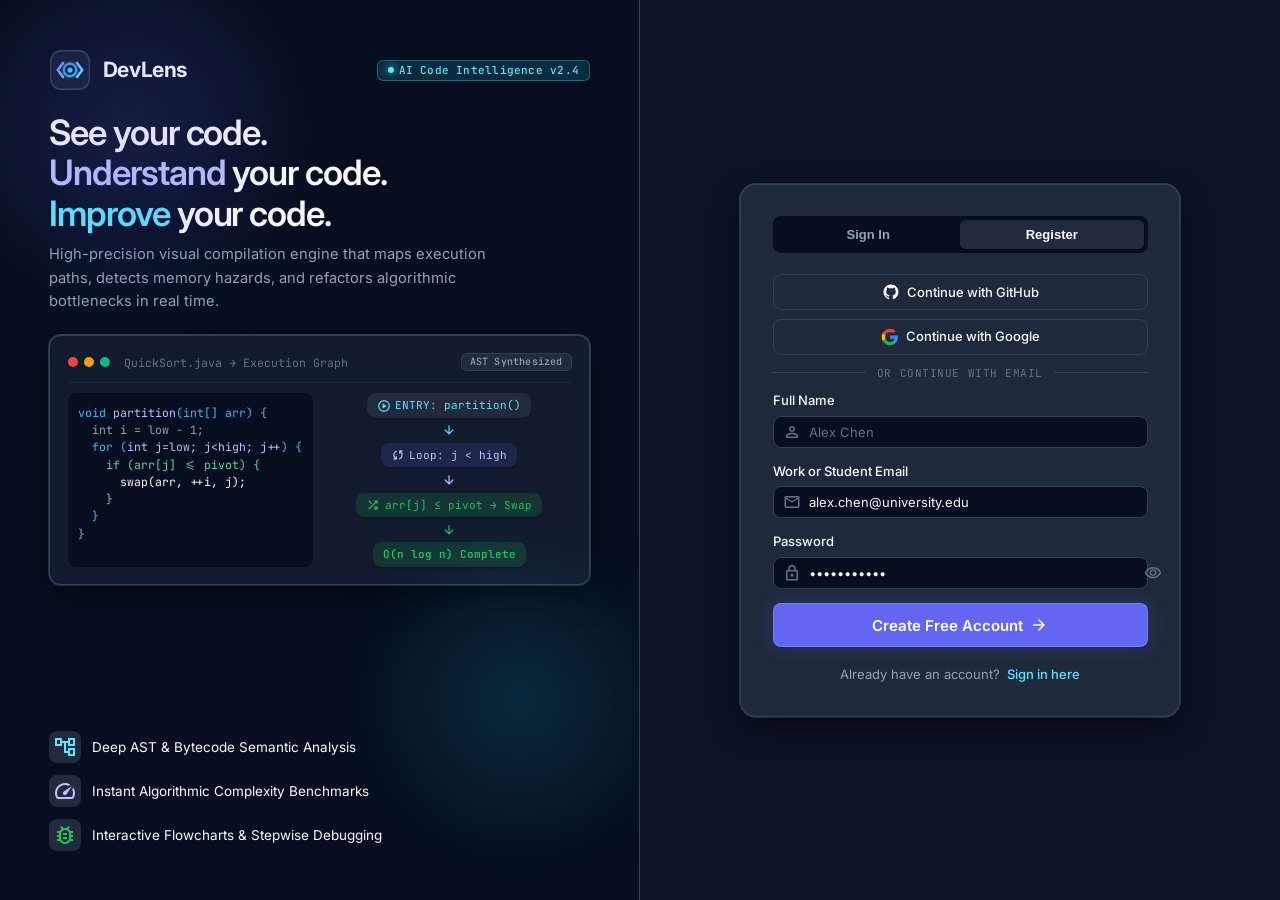
<file: devlens/frontend/pages/register.html>
<!DOCTYPE html>
<html lang="en" class="dark">
<head>
  <meta charset="UTF-8">
  <title>Redirecting to DevLens Register...</title>
  <script>
    window.location.replace('login.html?mode=register');
  </script>
</head>
<body style="background: #0B1326; color: #fff;">
  <p>Loading registration...</p>
</body>
</html>
</file>
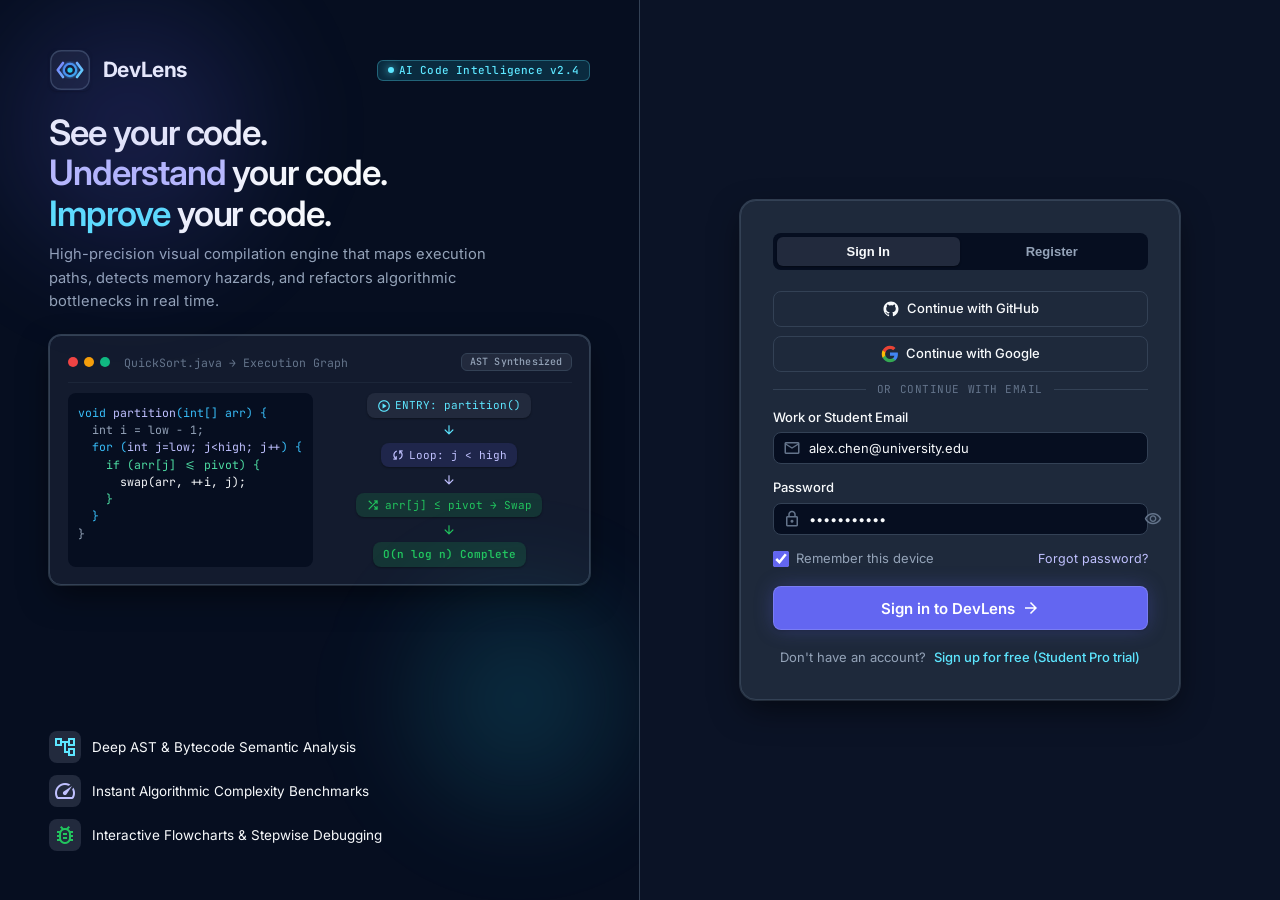
<file: devlens/frontend/pages/report-view.html>
<!DOCTYPE html>
<html lang="en" class="dark">
<head>
  <meta charset="UTF-8">
  <meta name="viewport" content="width=device-width, initial-scale=1.0">
  <title>DevLens - Audit Report View</title>
  <link rel="icon" type="image/svg+xml" href="../assets/logo.svg">
  <link rel="stylesheet" href="../css/tokens.css">
  <link rel="stylesheet" href="../css/base.css">
  <link rel="stylesheet" href="../css/components.css">
  <link rel="stylesheet" href="../css/pages.css">
  <style>
    @media print {
      .sidebar, .topbar, .no-print { display: none !important; }
      .main-content-wrapper { margin-left: 0 !important; width: 100% !important; }
      body { background: #FFFFFF !important; color: #000000 !important; }
      .card { border: 1px solid #CCC !important; background: #FFF !important; color: #000 !important; }
    }
  </style>
</head>
<body class="dark">
  <div class="app-layout">
    <div id="sidebar-container" class="no-print"></div>
    <div class="main-content-wrapper">
      <div id="topbar-container" class="no-print"></div>

      <div class="page-container">
        <div class="content-inner" style="max-width: 960px;">
          <!-- Top Nav Actions -->
          <div class="no-print" style="display: flex; justify-content: space-between; align-items: center; margin-bottom: 1.5rem;">
            <a href="reports.html" class="btn btn-sm btn-ghost">
              <span class="material-symbols-outlined" style="font-size: 16px;">arrow_back</span>
              <span>Back to Reports</span>
            </a>

            <div style="display: flex; gap: 0.5rem;">
              <button class="btn btn-secondary" id="print-report-btn">
                <span class="material-symbols-outlined" style="font-size: 16px;">print</span>
                <span>Print Report</span>
              </button>
            </div>
          </div>

          <!-- Printable Document Sheet -->
          <div class="card" style="padding: 2.5rem;">
            <!-- Document Header -->
            <div style="display: flex; justify-content: space-between; align-items: flex-start; border-bottom: 1px solid var(--border-color); padding-bottom: 1.5rem; margin-bottom: 1.5rem;">
              <div>
                <div style="display: flex; align-items: center; gap: 0.5rem; margin-bottom: 0.35rem;">
                  <img src="../assets/logo.svg" alt="DevLens" style="width: 28px; height: 28px;">
                  <span style="font-size: 1.1rem; font-weight: 700; color: var(--text-primary);">DevLens Telemetry Engine</span>
                </div>
                <h1 style="font-size: 1.75rem; font-weight: 700; margin: 0.5rem 0 0.25rem;" id="doc-title">
                  Quality Audit Report
                </h1>
                <p style="font-size: 13px; color: var(--text-secondary);" id="doc-project">
                  Coursework: CS201 Data Structures & Algorithms
                </p>
              </div>

              <div style="text-align: right;">
                <div class="badge badge-success" style="font-size: 14px; padding: 6px 14px;" id="doc-score">
                  Score: 88 / 100
                </div>
                <div style="font-family: var(--font-code); font-size: 11px; color: var(--text-muted); margin-top: 6px;" id="doc-date">
                  Oct 11, 2026
                </div>
              </div>
            </div>

            <!-- Executive Summary -->
            <div style="margin-bottom: 1.5rem;">
              <span class="stat-label">Executive Summary</span>
              <p style="font-size: 13.5px; line-height: 1.6; color: var(--text-primary); margin-top: 0.35rem;" id="doc-summary">
                Algorithm meets criteria with optimal early termination. 2 low-severity issues flagged.
              </p>
            </div>

            <!-- 4 Metric Pillars -->
            <div style="display: grid; grid-template-columns: repeat(4, 1fr); gap: 0.75rem; margin-bottom: 1.75rem;">
              <div style="background: var(--bg-lowest); border: 1px solid var(--border-color); border-radius: var(--radius-md); padding: 0.85rem; text-align: center;">
                <span style="font-size: 11px; color: var(--text-muted); text-transform: uppercase;">Readability</span>
                <div style="font-size: 1.5rem; font-weight: 700; color: var(--color-emerald); font-family: var(--font-code); margin-top: 2px;" id="metric-readability">92%</div>
              </div>
              <div style="background: var(--bg-lowest); border: 1px solid var(--border-color); border-radius: var(--radius-md); padding: 0.85rem; text-align: center;">
                <span style="font-size: 11px; color: var(--text-muted); text-transform: uppercase;">Maintainability</span>
                <div style="font-size: 1.5rem; font-weight: 700; color: var(--color-secondary); font-family: var(--font-code); margin-top: 2px;" id="metric-maintainability">74%</div>
              </div>
              <div style="background: var(--bg-lowest); border: 1px solid var(--border-color); border-radius: var(--radius-md); padding: 0.85rem; text-align: center;">
                <span style="font-size: 11px; color: var(--text-muted); text-transform: uppercase;">Reliability</span>
                <div style="font-size: 1.5rem; font-weight: 700; color: var(--color-amber); font-family: var(--font-code); margin-top: 2px;" id="metric-reliability">68%</div>
              </div>
              <div style="background: var(--bg-lowest); border: 1px solid var(--border-color); border-radius: var(--radius-md); padding: 0.85rem; text-align: center;">
                <span style="font-size: 11px; color: var(--text-muted); text-transform: uppercase;">Best Practices</span>
                <div style="font-size: 1.5rem; font-weight: 700; color: var(--color-emerald); font-family: var(--font-code); margin-top: 2px;" id="metric-practices">80%</div>
              </div>
            </div>

            <!-- Detected Issues Table -->
            <div style="margin-bottom: 1.5rem;">
              <span class="stat-label">Identified AST Anomalies & Warnings</span>
              <div class="table-container" style="margin-top: 0.5rem;">
                <table class="data-table">
                  <thead>
                    <tr>
                      <th>Line</th>
                      <th>Severity</th>
                      <th>Finding Description</th>
                    </tr>
                  </thead>
                  <tbody id="doc-issues-tbody">
                    <!-- Populated dynamically -->
                  </tbody>
                </table>
              </div>
            </div>

            <!-- Sign-off Footer -->
            <div style="border-top: 1px solid var(--border-color); padding-top: 1.5rem; margin-top: 2rem; display: flex; justify-content: space-between; font-size: 12px; color: var(--text-muted);">
              <span>Audited by: <strong style="color: var(--text-primary);" id="doc-author">Alex Chen</strong></span>
              <span>DevLens Academic Compliance Certified</span>
            </div>
          </div>

        </div>
      </div>
    </div>
  </div>

  <script type="module" src="../js/pages/report-view.js"></script>
</body>
</html>
</file>
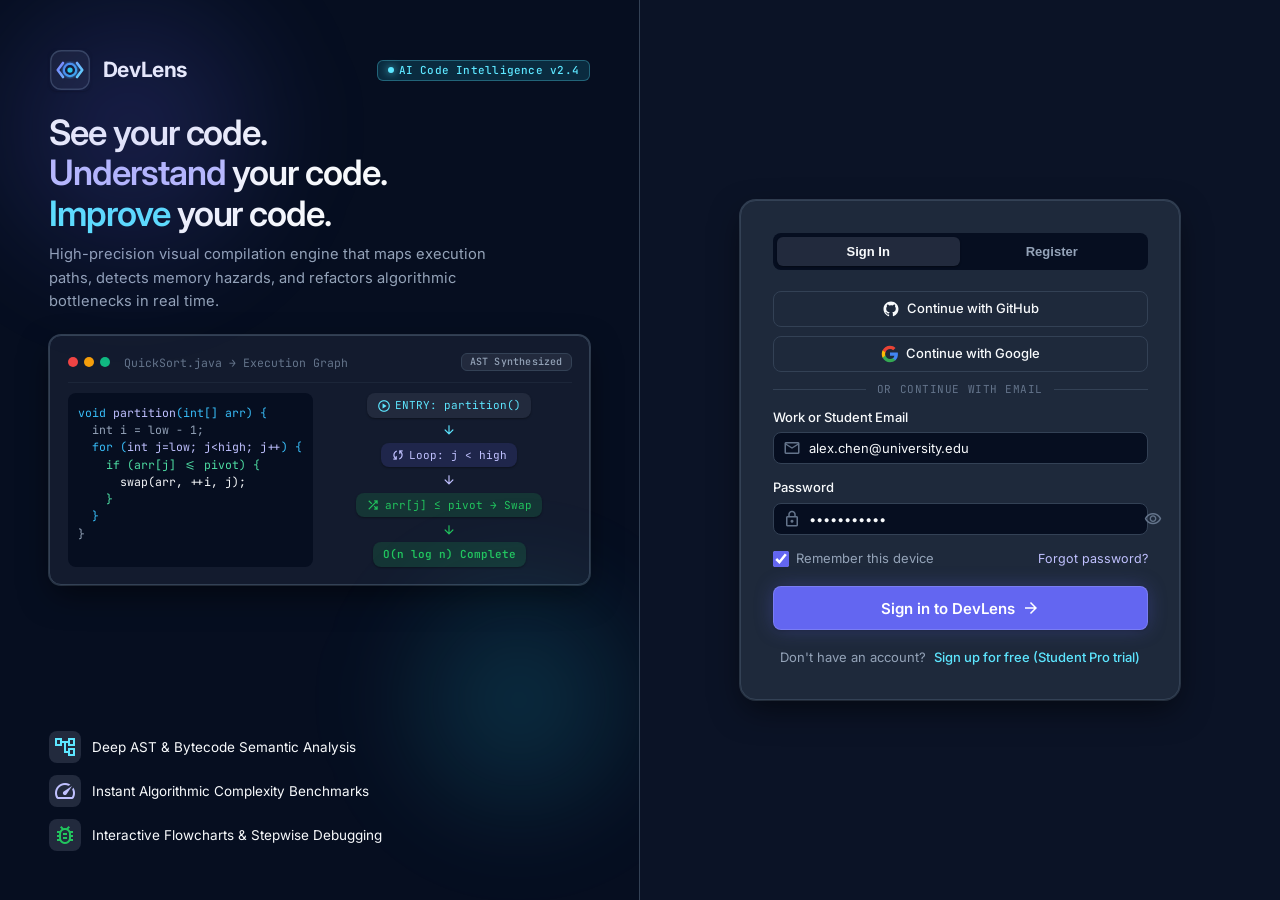
<file: devlens/frontend/pages/reports.html>
<!DOCTYPE html>
<html lang="en" class="dark">
<head>
  <meta charset="UTF-8">
  <meta name="viewport" content="width=device-width, initial-scale=1.0">
  <title>DevLens - Audit Reports & Documentation</title>
  <link rel="icon" type="image/svg+xml" href="../assets/logo.svg">
  <link rel="stylesheet" href="../css/tokens.css">
  <link rel="stylesheet" href="../css/base.css">
  <link rel="stylesheet" href="../css/components.css">
  <link rel="stylesheet" href="../css/pages.css">
</head>
<body class="dark">
  <div class="app-layout">
    <div id="sidebar-container"></div>
    <div class="main-content-wrapper">
      <div id="topbar-container"></div>

      <div class="page-container">
        <div class="content-inner">
          <div style="display: flex; justify-content: space-between; align-items: flex-start; flex-wrap: wrap; gap: 1rem; margin-bottom: 1.5rem;">
            <div>
              <div style="display: flex; align-items: center; gap: 0.4rem; font-family: var(--font-code); font-size: 11px; text-transform: uppercase; color: var(--text-muted); letter-spacing: 0.05em; margin-bottom: 0.25rem;">
                <span style="width: 6px; height: 6px; border-radius: 50%; background: var(--color-primary);"></span>
                <span>Pedagogy & Assessment</span>
                <span>/</span>
                <span>Academic Audits</span>
              </div>
              <h1 style="font-size: 1.75rem; font-weight: 700;">Code Quality Reports</h1>
              <p style="font-size: 13.5px; max-width: 640px; margin-top: 0.25rem;">
                Formal assessment records, complexity benchmarks, and printable PDF reports for coursework and lab submissions.
              </p>
            </div>

            <button class="btn btn-primary" id="open-new-report-modal-btn">
              <span class="material-symbols-outlined" style="font-size: 18px;">post_add</span>
              <span>Generate Audit Report</span>
            </button>
          </div>

          <!-- Reports Grid -->
          <div id="reports-grid" style="display: grid; grid-template-columns: repeat(auto-fill, minmax(340px, 1fr)); gap: 1.25rem;">
            <div style="grid-column: 1 / -1; text-align: center; padding: 3rem; color: var(--text-muted);">
              Loading audit reports...
            </div>
          </div>
        </div>
      </div>
    </div>
  </div>

  <!-- Generate Report Modal -->
  <div class="modal-backdrop" id="report-modal">
    <div class="modal-dialog">
      <div class="modal-header">
        <h3 class="modal-title">Generate Quality Report</h3>
        <button class="btn btn-ghost btn-icon" id="close-report-modal-btn">
          <span class="material-symbols-outlined">close</span>
        </button>
      </div>
      <form id="report-form">
        <div class="modal-body">
          <div class="form-group">
            <label class="form-label" for="report-title-input">Report Title *</label>
            <input type="text" id="report-title-input" class="form-input" placeholder="e.g. CS201 Midterm Sorting Lab Benchmark" required>
          </div>

          <div class="form-group">
            <label class="form-label" for="report-project-select">Target Course Project</label>
            <select id="report-project-select" class="form-select">
              <option value="1">CS201: Data Structures & Algorithms</option>
              <option value="2">Distributed Task Scheduler</option>
              <option value="3">Async HTTP Gateway Microservice</option>
            </select>
          </div>
        </div>
        <div class="modal-footer">
          <button type="button" class="btn btn-secondary" id="cancel-report-modal-btn">Cancel</button>
          <button type="submit" class="btn btn-primary">
            <span class="material-symbols-outlined" style="font-size: 16px;">check</span>
            <span>Generate</span>
          </button>
        </div>
      </form>
    </div>
  </div>

  <script type="module" src="../js/pages/reports.js"></script>
</body>
</html>
</file>
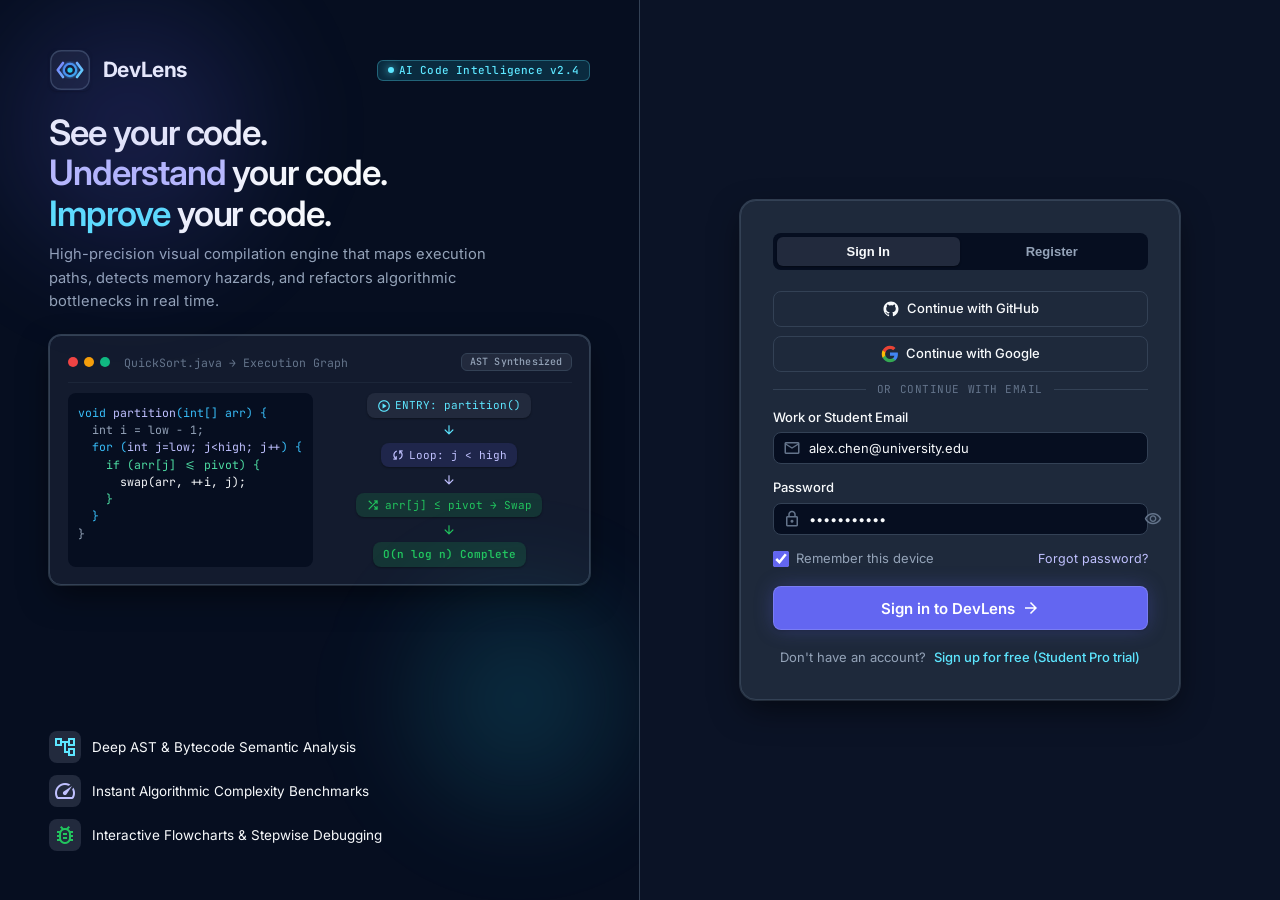
<file: devlens/frontend/pages/settings.html>
<!DOCTYPE html>
<html lang="en" class="dark">
<head>
  <meta charset="UTF-8">
  <meta name="viewport" content="width=device-width, initial-scale=1.0">
  <title>DevLens - Account & Environment Settings</title>
  <link rel="icon" type="image/svg+xml" href="../assets/logo.svg">
  <link rel="stylesheet" href="../css/tokens.css">
  <link rel="stylesheet" href="../css/base.css">
  <link rel="stylesheet" href="../css/components.css">
  <link rel="stylesheet" href="../css/pages.css">
</head>
<body class="dark">
  <div class="app-layout">
    <div id="sidebar-container"></div>
    <div class="main-content-wrapper">
      <div id="topbar-container"></div>

      <div class="page-container">
        <div class="content-inner" style="max-width: 840px;">
          <div style="margin-bottom: 1.5rem;">
            <div style="display: flex; align-items: center; gap: 0.4rem; font-family: var(--font-code); font-size: 11px; text-transform: uppercase; color: var(--text-muted); letter-spacing: 0.05em; margin-bottom: 0.25rem;">
              <span style="width: 6px; height: 6px; border-radius: 50%; background: var(--color-primary-light);"></span>
              <span>Preferences</span>
              <span>/</span>
              <span>Developer Profile</span>
            </div>
            <h1 style="font-size: 1.75rem; font-weight: 700;">Account & Environment Settings</h1>
            <p style="font-size: 13.5px; margin-top: 0.25rem;">
              Manage your personal student details, default AST explanation depth, theme, and security credentials.
            </p>
          </div>

          <!-- Section 1: Profile Information -->
          <div class="card" style="margin-bottom: 1.5rem;">
            <div class="card-header">
              <div>
                <span class="stat-label">Identity</span>
                <div class="card-title" style="margin-top: 2px;">Profile Information</div>
              </div>
              <span class="badge badge-primary">Student Pro Tier</span>
            </div>

            <form id="profile-form">
              <div style="display: grid; grid-template-columns: 1fr 1fr; gap: 1rem;">
                <div class="form-group">
                  <label class="form-label" for="settings-name">Full Name</label>
                  <input type="text" id="settings-name" class="form-input" required>
                </div>
                <div class="form-group">
                  <label class="form-label" for="settings-email">Email Address</label>
                  <input type="email" id="settings-email" class="form-input" disabled style="opacity: 0.7; cursor: not-allowed;">
                </div>
              </div>

              <!-- Default Explanation Level & Theme -->
              <div style="display: grid; grid-template-columns: 1fr 1fr; gap: 1rem;">
                <div class="form-group">
                  <label class="form-label" for="settings-level">Default Explanation Level</label>
                  <select id="settings-level" class="form-select">
                    <option value="BEGINNER">Beginner (Foundational concepts & syntax hints)</option>
                    <option value="INTERMEDIATE" selected>Intermediate (Standard DSA & boundary checks)</option>
                    <option value="ADVANCED">Advanced (Bytecode, JIT inlining & cache lines)</option>
                  </select>
                </div>

                <div class="form-group">
                  <label class="form-label" for="settings-theme">Theme Preference</label>
                  <select id="settings-theme" class="form-select">
                    <option value="dark" selected>Dark Mode (Navy #0F172A & Slate #1E293B)</option>
                    <option value="light">Light Mode (#F8FAFC & Clean Contrast)</option>
                  </select>
                </div>
              </div>

              <div style="display: flex; justify-content: flex-end; margin-top: 0.5rem;">
                <button type="submit" class="btn btn-primary" id="save-profile-btn">
                  <span class="material-symbols-outlined" style="font-size: 16px;">save</span>
                  <span>Save Profile</span>
                </button>
              </div>
            </form>
          </div>

          <!-- Section 2: Change Password -->
          <div class="card">
            <div class="card-header">
              <div>
                <span class="stat-label">Security</span>
                <div class="card-title" style="margin-top: 2px;">Update Password</div>
              </div>
              <span class="badge badge-neutral">BCrypt Hash Encrypted</span>
            </div>

            <form id="password-form">
              <div class="form-group">
                <label class="form-label" for="current-password">Current Password</label>
                <input type="password" id="current-password" class="form-input" placeholder="••••••••" required>
              </div>

              <div style="display: grid; grid-template-columns: 1fr 1fr; gap: 1rem;">
                <div class="form-group">
                  <label class="form-label" for="new-password">New Password</label>
                  <input type="password" id="new-password" class="form-input" placeholder="At least 6 characters" required>
                </div>
                <div class="form-group">
                  <label class="form-label" for="confirm-password">Confirm New Password</label>
                  <input type="password" id="confirm-password" class="form-input" placeholder="Re-enter new password" required>
                </div>
              </div>

              <div style="display: flex; justify-content: flex-end; margin-top: 0.5rem;">
                <button type="submit" class="btn btn-secondary" id="change-password-btn">
                  <span class="material-symbols-outlined" style="font-size: 16px;">lock_reset</span>
                  <span>Update Password</span>
                </button>
              </div>
            </form>
          </div>

        </div>
      </div>
    </div>
  </div>

  <script type="module" src="../js/pages/settings.js"></script>
</body>
</html>
</file>
<file: devlens/frontend/css/tokens.css>
/**
 * DevLens Design Tokens
 * 60% Navy (#0F172A, #0B1326), 30% Slate (#1E293B, #334155), 10% Indigo (#6366F1)
 * Typography: Inter (UI) & JetBrains Mono (Code)
 */

:root {
  /* Surface Layers (60% Canvas) */
  --bg-canvas: #0B1326;
  --bg-surface: #0F172A;
  --bg-lowest: #060E20;
  --bg-surface-low: #131B2E;
  --bg-surface-container: #171F33;
  --bg-surface-high: #222A3D;
  --bg-surface-highest: #2D3449;

  /* Panels & Demarcation (30% Slate) */
  --bg-panel: #1E293B;
  --bg-panel-hover: #263348;
  --border-color: #334155;
  --border-light: rgba(51, 65, 85, 0.6);
  --border-subtle: rgba(51, 65, 85, 0.3);

  /* Primary Accent (10% Indigo) */
  --color-primary: #6366F1;
  --color-primary-light: #C0C1FF;
  --color-primary-container: #8083FF;
  --color-primary-hover: #4F46E5;
  --color-primary-active: #4338CA;
  --color-primary-subtle: rgba(99, 102, 241, 0.15);
  --on-primary: #FFFFFF;
  --on-primary-container: #0D0096;

  /* Semantic Status Telemetry */
  --color-secondary: #5DE6FF;
  --color-cyan: #22D3EE;
  --color-cyan-subtle: rgba(34, 211, 238, 0.15);
  --color-emerald: #22C55E;
  --color-tertiary: #10B981;
  --color-emerald-subtle: rgba(34, 197, 94, 0.15);
  --color-amber: #F59E0B;
  --color-amber-subtle: rgba(245, 158, 11, 0.15);
  --color-rose: #EF4444;
  --color-error: #FFB4AB;
  --color-rose-subtle: rgba(239, 68, 68, 0.15);

  /* Text & Foreground */
  --text-primary: #F8FAFC;
  --text-secondary: #94A3B8;
  --text-muted: #64748B;
  --text-on-accent: #FFFFFF;
  --text-link: #8083FF;

  /* Typography */
  --font-ui: 'Inter', -apple-system, BlinkMacSystemFont, 'Segoe UI', Roboto, sans-serif;
  --font-code: 'JetBrains Mono', 'Fira Code', Menlo, monospace;

  /* Elevation Shadows */
  --shadow-sm: 0 1px 2px 0 rgba(0, 0, 0, 0.35);
  --shadow-md: 0 4px 12px -2px rgba(0, 0, 0, 0.45), 0 0 0 1px var(--border-color);
  --shadow-lg: 0 12px 32px -4px rgba(0, 0, 0, 0.55), 0 0 0 1px var(--border-color);
  --shadow-glow: 0 0 20px -2px rgba(99, 102, 241, 0.35);
  --shadow-cyan-glow: 0 0 20px -2px rgba(34, 211, 238, 0.35);

  /* Borders & Radius */
  --radius-xs: 4px;
  --radius-sm: 6px;
  --radius-md: 8px;
  --radius-lg: 12px;
  --radius-xl: 16px;
  --radius-full: 9999px;

  /* Layout Constants */
  --sidebar-width: 256px;
  --sidebar-width-collapsed: 72px;
  --topbar-height: 56px;
  --transition-fast: 150ms cubic-bezier(0.4, 0, 0.2, 1);
  --transition-normal: 250ms cubic-bezier(0.4, 0, 0.2, 1);
}

/* Light Mode Overrides */
html.light, body.light {
  --bg-canvas: #F8FAFC;
  --bg-surface: #FFFFFF;
  --bg-lowest: #F1F5F9;
  --bg-surface-low: #F8FAFC;
  --bg-surface-container: #FFFFFF;
  --bg-surface-high: #F1F5F9;
  --bg-surface-highest: #E2E8F0;

  --bg-panel: #FFFFFF;
  --bg-panel-hover: #F8FAFC;
  --border-color: #E2E8F0;
  --border-light: rgba(226, 232, 240, 0.8);
  --border-subtle: rgba(226, 232, 240, 0.5);

  --color-primary: #4F46E5;
  --color-primary-light: #6366F1;
  --color-primary-container: #4F46E5;
  --color-primary-hover: #4338CA;
  --color-primary-subtle: rgba(79, 70, 229, 0.1);
  --on-primary: #FFFFFF;
  --on-primary-container: #FFFFFF;

  --text-primary: #0F172A;
  --text-secondary: #475569;
  --text-muted: #94A3B8;
  --text-on-accent: #FFFFFF;
  --text-link: #4F46E5;

  --shadow-sm: 0 1px 3px 0 rgba(0, 0, 0, 0.08);
  --shadow-md: 0 4px 12px -2px rgba(0, 0, 0, 0.08), 0 0 0 1px #E2E8F0;
  --shadow-lg: 0 12px 32px -4px rgba(0, 0, 0, 0.12), 0 0 0 1px #E2E8F0;
  --shadow-glow: 0 0 16px -2px rgba(79, 70, 229, 0.2);
}
</file>
<file: devlens/frontend/css/base.css>
/**
 * DevLens Base Styles
 * Resets, font definitions, scrollbars, global utilities
 */

@import url('https://fonts.googleapis.com/css2?family=Inter:wght@400;500;600;700&family=JetBrains+Mono:ital,wght@0,400;0,500;0,600;0,700;1,400&display=swap');
@import url('https://fonts.googleapis.com/css2?family=Material+Symbols+Outlined:opsz,wght,FILL,GRAD@20..48,100..700,0..1,-50..200');

*, *::before, *::after {
  box-sizing: border-box;
  margin: 0;
  padding: 0;
}

html, body {
  min-height: 100vh;
  background-color: var(--bg-canvas);
  color: var(--text-primary);
  font-family: var(--font-ui);
  font-size: 14px;
  line-height: 1.5;
  -webkit-font-smoothing: antialiased;
  -moz-osx-font-smoothing: grayscale;
}

/* Custom Scrollbars */
::-webkit-scrollbar {
  width: 6px;
  height: 6px;
}

::-webkit-scrollbar-track {
  background: transparent;
}

::-webkit-scrollbar-thumb {
  background: var(--border-color);
  border-radius: var(--radius-full);
}

::-webkit-scrollbar-thumb:hover {
  background: var(--text-muted);
}

/* Typography Hierarchy */
h1, h2, h3, h4, h5, h6 {
  color: var(--text-primary);
  font-weight: 600;
  letter-spacing: -0.02em;
}

h1 { font-size: 2rem; line-height: 1.25; }
h2 { font-size: 1.5rem; line-height: 1.3; }
h3 { font-size: 1.25rem; line-height: 1.35; }
h4 { font-size: 1.05rem; line-height: 1.4; }

p {
  color: var(--text-secondary);
  line-height: 1.6;
}

a {
  color: var(--color-primary-light);
  text-decoration: none;
  transition: color var(--transition-fast);
}

a:hover {
  color: var(--color-secondary);
}

code, pre, kbd, .font-mono {
  font-family: var(--font-code);
}

kbd {
  display: inline-flex;
  align-items: center;
  justify-content: center;
  font-family: var(--font-code);
  font-size: 11px;
  color: var(--text-secondary);
  background: var(--bg-surface-high);
  border: 1px solid var(--border-color);
  border-radius: var(--radius-xs);
  padding: 1px 6px;
  box-shadow: 0 1px 1px rgba(0,0,0,0.2);
}

/* Material Icons Standard Styling */
.material-symbols-outlined {
  font-variation-settings: 'FILL' 0, 'wght' 400, 'GRAD' 0, 'opsz' 24;
  vertical-align: middle;
  line-height: 1;
  display: inline-block;
  user-select: none;
}

.material-symbols-outlined.filled {
  font-variation-settings: 'FILL' 1, 'wght' 400, 'GRAD' 0, 'opsz' 24;
}

/* App Layout Structure */
.app-layout {
  display: flex;
  min-height: 100vh;
  background-color: var(--bg-canvas);
}

.main-content-wrapper {
  margin-left: var(--sidebar-width);
  flex: 1;
  display: flex;
  flex-direction: column;
  min-height: 100vh;
  width: calc(100% - var(--sidebar-width));
  transition: margin-left var(--transition-normal), width var(--transition-normal);
}

.page-container {
  padding-top: var(--topbar-height);
  flex: 1;
  display: flex;
  flex-direction: column;
}

.content-inner {
  padding: 1.5rem 2rem;
  max-width: 1440px;
  margin: 0 auto;
  width: 100%;
  flex: 1;
}

/* Animations */
@keyframes fadeIn {
  from { opacity: 0; transform: translateY(6px); }
  to { opacity: 1; transform: translateY(0); }
}

@keyframes pulseGlow {
  0%, 100% { opacity: 0.8; }
  50% { opacity: 0.3; }
}

@keyframes spin {
  to { transform: rotate(360deg); }
}

.animate-fade-in {
  animation: fadeIn 0.25s ease-out forwards;
}

.animate-pulse-glow {
  animation: pulseGlow 2s infinite ease-in-out;
}

.animate-spin {
  animation: spin 1s linear infinite;
}

/* Responsive Breakpoints */
@media (max-width: 1024px) {
  .main-content-wrapper {
    margin-left: 0;
    width: 100%;
  }
  .content-inner {
    padding: 1rem 1.25rem;
  }
}
</file>
<file: devlens/frontend/css/components.css>
/**
 * DevLens Reusable UI Components
 * Designed faithfully according to Stitch specifications
 */

/* ==========================================================================
   Buttons
   ========================================================================== */
.btn {
  display: inline-flex;
  align-items: center;
  justify-content: center;
  gap: 0.5rem;
  font-family: var(--font-ui);
  font-size: 13px;
  font-weight: 500;
  line-height: 1;
  padding: 0.5rem 1rem;
  height: 36px;
  border-radius: var(--radius-md);
  border: 1px solid transparent;
  cursor: pointer;
  transition: all var(--transition-fast);
  text-decoration: none;
  white-space: nowrap;
  user-select: none;
}

.btn:disabled {
  opacity: 0.5;
  cursor: not-allowed;
  pointer-events: none;
}

.btn-primary {
  background: var(--color-primary);
  color: var(--on-primary);
  border-color: rgba(255, 255, 255, 0.15);
  box-shadow: 0 1px 3px rgba(0, 0, 0, 0.2), var(--shadow-glow);
}

.btn-primary:hover {
  background: var(--color-primary-hover);
  box-shadow: 0 0 24px rgba(99, 102, 241, 0.5);
  transform: translateY(-1px);
}

.btn-primary:active {
  background: var(--color-primary-active);
  transform: translateY(0);
}

.btn-secondary {
  background: var(--bg-panel);
  color: var(--text-primary);
  border-color: var(--border-color);
}

.btn-secondary:hover {
  background: var(--border-color);
  color: var(--text-primary);
  border-color: var(--text-muted);
}

.btn-outline {
  background: transparent;
  color: var(--text-primary);
  border-color: var(--border-color);
}

.btn-outline:hover {
  background: var(--bg-surface-high);
  border-color: var(--color-primary);
  color: var(--color-primary-light);
}

.btn-ghost {
  background: transparent;
  color: var(--text-secondary);
}

.btn-ghost:hover {
  background: var(--bg-surface-high);
  color: var(--text-primary);
}

.btn-danger {
  background: var(--color-rose);
  color: #FFFFFF;
}

.btn-danger:hover {
  background: #DC2626;
  box-shadow: 0 0 16px rgba(239, 68, 68, 0.4);
}

.btn-sm {
  height: 30px;
  padding: 0.25rem 0.75rem;
  font-size: 12px;
}

.btn-lg {
  height: 44px;
  padding: 0.75rem 1.5rem;
  font-size: 15px;
  font-weight: 600;
}

.btn-icon {
  width: 36px;
  height: 36px;
  padding: 0;
  border-radius: var(--radius-md);
}

/* ==========================================================================
   Inputs, Forms & Form Groups
   ========================================================================== */
.form-group {
  display: flex;
  flex-direction: column;
  gap: 0.375rem;
  margin-bottom: 1rem;
}

.form-label {
  font-size: 13px;
  font-weight: 500;
  color: var(--text-primary);
}

.form-input, .form-select, .form-textarea {
  width: 100%;
  font-family: var(--font-ui);
  font-size: 13px;
  color: var(--text-primary);
  background-color: var(--bg-lowest);
  border: 1px solid var(--border-color);
  border-radius: var(--radius-md);
  padding: 0.5rem 0.875rem;
  outline: none;
  transition: border-color var(--transition-fast), box-shadow var(--transition-fast);
}

.form-input:focus, .form-select:focus, .form-textarea:focus {
  border-color: var(--color-primary);
  box-shadow: 0 0 0 1px var(--color-primary), 0 0 12px rgba(99, 102, 241, 0.25);
  background-color: var(--bg-surface-low);
}

.form-input::placeholder, .form-textarea::placeholder {
  color: var(--text-muted);
}

.form-textarea {
  min-height: 80px;
  resize: vertical;
}

.input-with-icon {
  position: relative;
  display: flex;
  align-items: center;
}

.input-with-icon .material-symbols-outlined {
  position: absolute;
  left: 0.75rem;
  font-size: 18px;
  color: var(--text-muted);
  pointer-events: none;
}

.input-with-icon .form-input {
  padding-left: 2.5rem;
}

.input-with-icon .input-action-btn {
  position: absolute;
  right: 0.75rem;
  background: none;
  border: none;
  color: var(--text-muted);
  cursor: pointer;
  display: flex;
  align-items: center;
  padding: 2px;
}

.input-with-icon .input-action-btn:hover {
  color: var(--text-primary);
}

/* Custom Checkbox */
.checkbox-label {
  display: inline-flex;
  align-items: center;
  gap: 0.5rem;
  cursor: pointer;
  font-size: 13px;
  color: var(--text-secondary);
  user-select: none;
}

.checkbox-custom {
  width: 16px;
  height: 16px;
  accent-color: var(--color-primary);
  border-radius: 4px;
  cursor: pointer;
}

/* Toggle Switch */
.switch-container {
  display: inline-flex;
  align-items: center;
  gap: 0.75rem;
  cursor: pointer;
}

.switch-input {
  position: absolute;
  opacity: 0;
  width: 0;
  height: 0;
}

.switch-track {
  width: 38px;
  height: 22px;
  background-color: var(--border-color);
  border-radius: var(--radius-full);
  position: relative;
  transition: background-color var(--transition-fast);
}

.switch-thumb {
  position: absolute;
  top: 3px;
  left: 3px;
  width: 16px;
  height: 16px;
  background-color: #FFFFFF;
  border-radius: 50%;
  transition: transform var(--transition-fast);
}

.switch-input:checked + .switch-track {
  background-color: var(--color-primary);
}

.switch-input:checked + .switch-track .switch-thumb {
  transform: translateX(16px);
}

/* ==========================================================================
   Badges, Chips & Status Pills
   ========================================================================== */
.badge {
  display: inline-flex;
  align-items: center;
  gap: 0.35rem;
  font-family: var(--font-code);
  font-size: 11px;
  font-weight: 500;
  line-height: 1;
  padding: 3px 8px;
  border-radius: var(--radius-sm);
  letter-spacing: 0.02em;
  white-space: nowrap;
}

.badge-success {
  background: var(--color-emerald-subtle);
  color: var(--color-emerald);
  border: 1px solid rgba(34, 197, 94, 0.3);
}

.badge-warning {
  background: var(--color-amber-subtle);
  color: var(--color-amber);
  border: 1px solid rgba(245, 158, 11, 0.3);
}

.badge-error {
  background: var(--color-rose-subtle);
  color: var(--color-rose);
  border: 1px solid rgba(239, 68, 68, 0.3);
}

.badge-ai {
  background: var(--color-cyan-subtle);
  color: var(--color-secondary);
  border: 1px solid rgba(93, 230, 255, 0.3);
}

.badge-primary {
  background: var(--color-primary-subtle);
  color: var(--color-primary-light);
  border: 1px solid rgba(99, 102, 241, 0.3);
}

.badge-neutral {
  background: var(--bg-surface-high);
  color: var(--text-secondary);
  border: 1px solid var(--border-color);
}

/* Language tags */
.lang-badge {
  font-family: var(--font-code);
  font-size: 11px;
  font-weight: 600;
  padding: 2px 7px;
  border-radius: var(--radius-xs);
  text-transform: uppercase;
}

.lang-badge.java { background: rgba(249, 115, 22, 0.15); color: #FB923C; }
.lang-badge.python { background: rgba(56, 189, 248, 0.15); color: #38BDF8; }
.lang-badge.cpp { background: rgba(168, 85, 247, 0.15); color: #C084FC; }
.lang-badge.ts { background: rgba(96, 165, 250, 0.15); color: #60A5FA; }

/* ==========================================================================
   Cards & Panels
   ========================================================================== */
.card {
  background: var(--bg-panel);
  border: 1px solid var(--border-color);
  border-radius: var(--radius-lg);
  padding: 1.25rem;
  box-shadow: var(--shadow-sm);
  transition: all var(--transition-fast);
  position: relative;
}

.card-hover:hover {
  background: var(--bg-panel-hover);
  border-color: var(--color-primary);
  transform: translateY(-2px);
  box-shadow: var(--shadow-md);
}

.card-header {
  display: flex;
  align-items: center;
  justify-content: space-between;
  margin-bottom: 1rem;
  padding-bottom: 0.75rem;
  border-bottom: 1px solid var(--border-color);
}

.card-title {
  font-size: 1rem;
  font-weight: 600;
  color: var(--text-primary);
}

/* ==========================================================================
   Modals & Drawers
   ========================================================================== */
.modal-backdrop {
  position: fixed;
  inset: 0;
  background: rgba(11, 19, 38, 0.8);
  backdrop-filter: blur(8px);
  z-index: 1000;
  display: flex;
  align-items: center;
  justify-content: center;
  padding: 1rem;
  opacity: 0;
  visibility: hidden;
  transition: opacity var(--transition-fast), visibility var(--transition-fast);
}

.modal-backdrop.open {
  opacity: 1;
  visibility: visible;
}

.modal-dialog {
  background: var(--bg-panel);
  border: 1px solid var(--border-color);
  border-radius: var(--radius-xl);
  max-width: 540px;
  width: 100%;
  box-shadow: var(--shadow-lg);
  overflow: hidden;
  transform: scale(0.95);
  transition: transform var(--transition-fast);
}

.modal-backdrop.open .modal-dialog {
  transform: scale(1);
}

.modal-header {
  padding: 1.25rem 1.5rem;
  border-bottom: 1px solid var(--border-color);
  display: flex;
  align-items: center;
  justify-content: space-between;
}

.modal-title {
  font-size: 1.15rem;
  font-weight: 600;
}

.modal-body {
  padding: 1.5rem;
  max-height: 75vh;
  overflow-y: auto;
}

.modal-footer {
  padding: 1rem 1.5rem;
  border-top: 1px solid var(--border-color);
  background: var(--bg-surface-low);
  display: flex;
  align-items: center;
  justify-content: flex-end;
  gap: 0.75rem;
}

/* ==========================================================================
   Tables
   ========================================================================== */
.table-container {
  width: 100%;
  overflow-x: auto;
  border: 1px solid var(--border-color);
  border-radius: var(--radius-lg);
  background: var(--bg-panel);
}

.data-table {
  width: 100%;
  border-collapse: collapse;
  text-align: left;
}

.data-table th {
  padding: 0.75rem 1rem;
  background: var(--bg-lowest);
  color: var(--text-secondary);
  font-family: var(--font-ui);
  font-size: 12px;
  font-weight: 600;
  text-transform: uppercase;
  letter-spacing: 0.04em;
  border-bottom: 1px solid var(--border-color);
}

.data-table td {
  padding: 0.875rem 1rem;
  border-bottom: 1px solid var(--border-subtle);
  color: var(--text-primary);
  font-size: 13px;
  vertical-align: middle;
}

.data-table tr:last-child td {
  border-bottom: none;
}

.data-table tr:hover td {
  background: var(--bg-surface-high);
}

/* ==========================================================================
   Toasts
   ========================================================================== */
#toast-container {
  position: fixed;
  bottom: 1.5rem;
  right: 1.5rem;
  z-index: 9999;
  display: flex;
  flex-direction: column;
  gap: 0.5rem;
  pointer-events: none;
}

.toast {
  pointer-events: auto;
  min-width: 280px;
  max-width: 420px;
  background: var(--bg-panel);
  border: 1px solid var(--border-color);
  border-radius: var(--radius-md);
  padding: 0.875rem 1rem;
  display: flex;
  align-items: center;
  gap: 0.75rem;
  box-shadow: var(--shadow-lg);
  animation: fadeIn 0.25s ease-out;
  color: var(--text-primary);
}

.toast.toast-success { border-left: 3px solid var(--color-emerald); }
.toast.toast-error { border-left: 3px solid var(--color-rose); }
.toast.toast-warning { border-left: 3px solid var(--color-amber); }
.toast.toast-info { border-left: 3px solid var(--color-primary); }

.toast-icon {
  font-size: 20px;
  flex-shrink: 0;
}
.toast-success .toast-icon { color: var(--color-emerald); }
.toast-error .toast-icon { color: var(--color-rose); }
.toast-warning .toast-icon { color: var(--color-amber); }
.toast-info .toast-icon { color: var(--color-primary); }

.toast-message {
  flex: 1;
  font-size: 13px;
  line-height: 1.4;
}

.toast-close {
  background: none;
  border: none;
  color: var(--text-muted);
  cursor: pointer;
  padding: 0;
}
.toast-close:hover { color: var(--text-primary); }

/* ==========================================================================
   Shared Sidebar & Topbar
   ========================================================================== */
.sidebar {
  position: fixed;
  left: 0;
  top: 0;
  bottom: 0;
  width: var(--sidebar-width);
  background: var(--bg-lowest);
  border-right: 1px solid var(--border-color);
  z-index: 100;
  display: flex;
  flex-direction: column;
  justify-content: space-between;
  padding: 0.75rem 0;
  transition: transform var(--transition-normal);
}

.sidebar-header {
  height: 56px;
  display: flex;
  align-items: center;
  gap: 0.75rem;
  padding: 0 1.25rem;
  border-bottom: 1px solid var(--border-subtle);
}

.sidebar-logo {
  width: 32px;
  height: 32px;
  border-radius: var(--radius-md);
}

.sidebar-brand-text {
  display: flex;
  flex-direction: column;
}

.sidebar-brand-name {
  font-size: 1.1rem;
  font-weight: 700;
  color: var(--text-primary);
  line-height: 1;
}

.sidebar-brand-version {
  font-family: var(--font-code);
  font-size: 10px;
  color: var(--text-muted);
  text-transform: uppercase;
  letter-spacing: 0.05em;
  margin-top: 2px;
}

.sidebar-nav {
  padding: 0.75rem 0.625rem;
  display: flex;
  flex-direction: column;
  gap: 0.25rem;
  overflow-y: auto;
  flex: 1;
}

.sidebar-section-title {
  font-family: var(--font-code);
  font-size: 10px;
  font-weight: 600;
  text-transform: uppercase;
  color: var(--text-muted);
  letter-spacing: 0.08em;
  padding: 0.625rem 0.625rem 0.25rem;
}

.nav-link {
  display: flex;
  align-items: center;
  gap: 0.75rem;
  padding: 0.5rem 0.75rem;
  border-radius: var(--radius-md);
  color: var(--text-secondary);
  font-weight: 500;
  font-size: 13.5px;
  transition: all var(--transition-fast);
  position: relative;
}

.nav-link .material-symbols-outlined {
  font-size: 20px;
  color: var(--text-secondary);
  transition: transform var(--transition-fast);
}

.nav-link:hover {
  background: var(--bg-surface-high);
  color: var(--text-primary);
}

.nav-link:hover .material-symbols-outlined {
  transform: scale(1.08);
  color: var(--text-primary);
}

.nav-link.active {
  background: var(--color-primary-container);
  color: var(--on-primary);
  box-shadow: 0 0 16px rgba(99, 102, 241, 0.35);
  font-weight: 600;
}

.nav-link.active .material-symbols-outlined {
  color: var(--on-primary);
}

.sidebar-footer {
  padding: 0.75rem 0.625rem;
  border-top: 1px solid var(--border-subtle);
  display: flex;
  flex-direction: column;
  gap: 0.35rem;
}

.system-status-indicator {
  display: flex;
  align-items: center;
  justify-content: space-between;
  padding: 0.35rem 0.75rem;
  font-family: var(--font-code);
  font-size: 11px;
  color: var(--text-muted);
}

.status-dot-pulse {
  width: 7px;
  height: 7px;
  border-radius: 50%;
  background-color: var(--color-emerald);
  box-shadow: 0 0 8px var(--color-emerald);
  animation: pulseGlow 2s infinite;
}

/* Topbar */
.topbar {
  position: fixed;
  top: 0;
  left: var(--sidebar-width);
  right: 0;
  height: var(--topbar-height);
  background: rgba(11, 19, 38, 0.85);
  backdrop-filter: blur(16px);
  border-bottom: 1px solid var(--border-color);
  z-index: 90;
  display: flex;
  align-items: center;
  justify-content: space-between;
  padding: 0 1.5rem;
  transition: left var(--transition-normal);
}

html.light .topbar {
  background: rgba(255, 255, 255, 0.85);
}

.topbar-search-box {
  max-width: 440px;
  width: 100%;
}

.topbar-actions {
  display: flex;
  align-items: center;
  gap: 0.75rem;
}

.topbar-btn {
  background: transparent;
  border: none;
  color: var(--text-secondary);
  cursor: pointer;
  padding: 0.4rem;
  border-radius: var(--radius-md);
  display: flex;
  align-items: center;
  justify-content: center;
  position: relative;
  transition: all var(--transition-fast);
}

.topbar-btn:hover {
  background: var(--bg-surface-high);
  color: var(--text-primary);
}

.badge-dot {
  position: absolute;
  top: 4px;
  right: 4px;
  width: 7px;
  height: 7px;
  border-radius: 50%;
  background: var(--color-primary-light);
  box-shadow: 0 0 6px var(--color-primary);
}

.user-profile-menu {
  position: relative;
}

.user-profile-btn {
  display: flex;
  align-items: center;
  gap: 0.6rem;
  background: transparent;
  border: none;
  cursor: pointer;
  padding: 3px 6px;
  border-radius: var(--radius-md);
  transition: background var(--transition-fast);
}

.user-profile-btn:hover {
  background: var(--bg-surface-high);
}

.user-avatar-img {
  width: 32px;
  height: 32px;
  border-radius: 50%;
  border: 1px solid var(--border-color);
  background: var(--bg-surface-low);
  display: flex;
  align-items: center;
  justify-content: center;
  font-weight: 600;
  font-size: 13px;
  color: var(--color-primary-light);
}

.user-info-text {
  text-align: left;
  display: flex;
  flex-direction: column;
}

.user-display-name {
  font-size: 13px;
  font-weight: 600;
  color: var(--text-primary);
  line-height: 1.2;
}

.user-role-badge {
  font-size: 11px;
  color: var(--text-muted);
}

/* Dropdown Menu Container */
.dropdown-menu {
  position: absolute;
  top: calc(100% + 6px);
  right: 0;
  background: var(--bg-panel);
  border: 1px solid var(--border-color);
  border-radius: var(--radius-lg);
  box-shadow: var(--shadow-lg);
  min-width: 220px;
  padding: 0.35rem 0;
  z-index: 1000;
  opacity: 0;
  visibility: hidden;
  transform: translateY(-6px);
  transition: all var(--transition-fast);
}

.dropdown-menu.show {
  opacity: 1;
  visibility: visible;
  transform: translateY(0);
}

.dropdown-header {
  padding: 0.6rem 1rem;
  border-bottom: 1px solid var(--border-subtle);
  font-size: 12px;
  font-weight: 600;
  color: var(--text-muted);
  text-transform: uppercase;
}

.dropdown-item {
  display: flex;
  align-items: center;
  gap: 0.6rem;
  padding: 0.6rem 1rem;
  color: var(--text-secondary);
  font-size: 13px;
  transition: background var(--transition-fast);
  cursor: pointer;
  text-decoration: none;
}

.dropdown-item:hover {
  background: var(--bg-surface-high);
  color: var(--text-primary);
}

.dropdown-divider {
  height: 1px;
  background: var(--border-subtle);
  margin: 0.25rem 0;
}

/* Mobile Sidebar Toggle Button */
.mobile-menu-toggle {
  display: none;
  background: none;
  border: none;
  color: var(--text-primary);
  cursor: pointer;
  margin-right: 0.5rem;
}

@media (max-width: 1024px) {
  .sidebar {
    transform: translateX(-100%);
  }
  .sidebar.mobile-open {
    transform: translateX(0);
  }
  .topbar {
    left: 0;
  }
  .mobile-menu-toggle {
    display: inline-flex;
  }
}
</file>
<file: devlens/frontend/css/pages.css>
/**
 * DevLens Page-Specific Styles
 * Auth split-screen, CodeMirror custom theme, Mermaid container, Dashboard charts, etc.
 */

/* ==========================================================================
   1. Auth (Login & Register Split Screen)
   ========================================================================== */
.auth-split-wrapper {
  display: grid;
  grid-template-columns: 1fr 1fr;
  min-height: 100vh;
  background: var(--bg-canvas);
}

.auth-hero-panel {
  position: relative;
  background: var(--bg-lowest);
  padding: 3.5rem;
  display: flex;
  flex-direction: column;
  justify-content: space-between;
  overflow: hidden;
  border-right: 1px solid var(--border-color);
}

.auth-hero-glow-1 {
  position: absolute;
  top: -60px;
  left: -60px;
  width: 380px;
  height: 380px;
  background: radial-gradient(circle, rgba(99, 102, 241, 0.22) 0%, transparent 70%);
  border-radius: 50%;
  pointer-events: none;
  filter: blur(40px);
}

.auth-hero-glow-2 {
  position: absolute;
  bottom: 40px;
  right: -40px;
  width: 320px;
  height: 320px;
  background: radial-gradient(circle, rgba(34, 211, 238, 0.18) 0%, transparent 70%);
  border-radius: 50%;
  pointer-events: none;
  filter: blur(40px);
}

.auth-hero-header {
  display: flex;
  align-items: center;
  justify-content: space-between;
  z-index: 10;
}

.auth-hero-tagline h1 {
  font-size: 2.5rem;
  line-height: 1.15;
  margin: 1.5rem 0 0.75rem;
  letter-spacing: -0.03em;
}

.auth-hero-tagline p {
  font-size: 1.05rem;
  max-width: 480px;
  color: var(--text-secondary);
}

/* AST Preview Graphic Card */
.ast-preview-card {
  background: var(--bg-surface-low);
  border: 1px solid var(--border-color);
  border-radius: var(--radius-lg);
  padding: 1.25rem;
  margin: 1.5rem 0;
  box-shadow: var(--shadow-lg);
  z-index: 10;
}

.ast-preview-header {
  display: flex;
  align-items: center;
  justify-content: space-between;
  padding-bottom: 0.75rem;
  border-bottom: 1px solid var(--border-subtle);
  margin-bottom: 0.75rem;
}

.ast-mac-dots {
  display: flex;
  gap: 6px;
}

.ast-dot {
  width: 10px;
  height: 10px;
  border-radius: 50%;
}
.ast-dot.red { background: #EF4444; }
.ast-dot.yellow { background: #F59E0B; }
.ast-dot.green { background: #10B981; }

.ast-preview-split {
  display: grid;
  grid-template-columns: 1fr 1fr;
  gap: 1rem;
}

.ast-code-box {
  background: var(--bg-lowest);
  border-radius: var(--radius-md);
  padding: 0.75rem;
  font-family: var(--font-code);
  font-size: 11.5px;
  line-height: 1.5;
  color: var(--text-secondary);
}

.ast-nodes-box {
  display: flex;
  flex-direction: column;
  align-items: center;
  gap: 0.4rem;
  justify-content: center;
}

.ast-node-pill {
  padding: 4px 10px;
  border-radius: var(--radius-md);
  font-family: var(--font-code);
  font-size: 11px;
  display: flex;
  align-items: center;
  gap: 0.35rem;
  box-shadow: var(--shadow-sm);
}

.ast-features-list {
  display: flex;
  flex-direction: column;
  gap: 0.85rem;
  z-index: 10;
}

.ast-feature-item {
  display: flex;
  align-items: center;
  gap: 0.75rem;
  font-size: 13.5px;
  color: var(--text-primary);
}

.ast-feature-icon {
  width: 32px;
  height: 32px;
  border-radius: var(--radius-md);
  background: var(--bg-surface-high);
  display: flex;
  align-items: center;
  justify-content: center;
}

/* Auth Right Panel */
.auth-form-panel {
  display: flex;
  align-items: center;
  justify-content: center;
  padding: 3rem 2rem;
  background: var(--bg-canvas);
}

.auth-form-card {
  width: 100%;
  max-width: 440px;
  background: var(--bg-panel);
  border: 1px solid var(--border-color);
  border-radius: var(--radius-xl);
  padding: 2.25rem;
  box-shadow: var(--shadow-lg);
}

.auth-mode-toggle {
  display: grid;
  grid-template-columns: 1fr 1fr;
  background: var(--bg-lowest);
  padding: 4px;
  border-radius: var(--radius-md);
  margin-bottom: 1.5rem;
}

.auth-mode-btn {
  padding: 0.5rem;
  text-align: center;
  border: none;
  background: transparent;
  color: var(--text-secondary);
  font-size: 13px;
  font-weight: 600;
  border-radius: var(--radius-sm);
  cursor: pointer;
  transition: all var(--transition-fast);
}

.auth-mode-btn.active {
  background: var(--bg-surface-high);
  color: var(--text-primary);
  box-shadow: var(--shadow-sm);
}

@media (max-width: 1024px) {
  .auth-split-wrapper {
    grid-template-columns: 1fr;
  }
  .auth-hero-panel {
    display: none;
  }
}

/* ==========================================================================
   2. Dashboard Layout
   ========================================================================== */
.dashboard-hero-banner {
  background: var(--bg-lowest);
  border: 1px solid var(--border-color);
  border-radius: var(--radius-xl);
  padding: 1.5rem 2rem;
  display: flex;
  align-items: center;
  justify-content: space-between;
  margin-bottom: 1.5rem;
  position: relative;
  overflow: hidden;
}

.stats-grid {
  display: grid;
  grid-template-columns: repeat(auto-fit, minmax(240px, 1fr));
  gap: 1.25rem;
  margin-bottom: 1.5rem;
}

.stat-card {
  background: var(--bg-panel);
  border: 1px solid var(--border-color);
  border-radius: var(--radius-lg);
  padding: 1.25rem;
  position: relative;
  overflow: hidden;
  display: flex;
  flex-direction: column;
  justify-content: space-between;
}

.stat-card::before {
  content: '';
  position: absolute;
  top: 0;
  left: 0;
  width: 4px;
  height: 100%;
}
.stat-card.stat-indigo::before { background: var(--color-primary); }
.stat-card.stat-cyan::before { background: var(--color-secondary); }
.stat-card.stat-emerald::before { background: var(--color-emerald); }
.stat-card.stat-amber::before { background: var(--color-amber); }

.stat-header {
  display: flex;
  align-items: flex-start;
  justify-content: space-between;
}

.stat-label {
  font-family: var(--font-code);
  font-size: 11px;
  text-transform: uppercase;
  color: var(--text-muted);
  letter-spacing: 0.05em;
}

.stat-value {
  font-size: 2rem;
  font-weight: 700;
  color: var(--text-primary);
  margin-top: 0.25rem;
  line-height: 1.1;
}

.stat-footer {
  margin-top: 1rem;
  padding-top: 0.5rem;
  display: flex;
  align-items: center;
  justify-content: space-between;
  font-size: 12px;
}

.charts-row {
  display: grid;
  grid-template-columns: 7fr 5fr;
  gap: 1.25rem;
  margin-bottom: 1.5rem;
}

@media (max-width: 1024px) {
  .charts-row {
    grid-template-columns: 1fr;
  }
}

/* ==========================================================================
   3. Code Editor & Analysis Suite
   ========================================================================== */
.editor-top-toolbar {
  background: var(--bg-lowest);
  border: 1px solid var(--border-color);
  border-radius: var(--radius-lg);
  padding: 0.5rem 0.875rem;
  margin-bottom: 0.875rem;
  display: flex;
  flex-wrap: wrap;
  align-items: center;
  justify-content: space-between;
  gap: 0.75rem;
}

.file-tabs-strip {
  display: flex;
  align-items: center;
  gap: 4px;
  overflow-x: auto;
}

.file-tab {
  display: flex;
  align-items: center;
  gap: 0.4rem;
  padding: 0.35rem 0.75rem;
  font-family: var(--font-code);
  font-size: 12px;
  background: var(--bg-surface-low);
  color: var(--text-secondary);
  border: 1px solid transparent;
  border-radius: var(--radius-sm);
  cursor: pointer;
  transition: all var(--transition-fast);
  white-space: nowrap;
}

.file-tab:hover {
  background: var(--bg-surface-high);
  color: var(--text-primary);
}

.file-tab.active {
  background: var(--bg-panel);
  color: var(--text-primary);
  border-color: var(--border-color);
  box-shadow: var(--shadow-sm);
}

.editor-split-container {
  display: grid;
  grid-template-columns: 6.5fr 5.5fr;
  gap: 1rem;
  min-height: calc(100vh - 180px);
}

@media (max-width: 1200px) {
  .editor-split-container {
    grid-template-columns: 1fr;
  }
}

.editor-pane-left {
  background: var(--bg-lowest);
  border: 1px solid var(--border-color);
  border-radius: var(--radius-lg);
  display: flex;
  flex-direction: column;
  overflow: hidden;
}

.editor-pane-header {
  background: var(--bg-surface-low);
  padding: 0.5rem 1rem;
  border-bottom: 1px solid var(--border-color);
  display: flex;
  align-items: center;
  justify-content: space-between;
  font-family: var(--font-code);
  font-size: 12px;
  color: var(--text-muted);
}

.editor-codemirror-wrap {
  flex: 1;
  min-height: 480px;
  background: #090F1D;
  position: relative;
}

/* CodeMirror 5 Custom DevLens Theme Overrides */
.CodeMirror {
  height: 100% !important;
  font-family: var(--font-code) !important;
  font-size: 13.5px !important;
  line-height: 1.65 !important;
  background: #090F1D !important;
  color: #F8FAFC !important;
}

.CodeMirror-gutters {
  background: #090F1D !important;
  border-right: 1px solid var(--border-color) !important;
}

.CodeMirror-linenumber {
  color: #64748B !important;
  padding: 0 12px !important;
}

.CodeMirror-cursor {
  border-left: 2px solid var(--color-secondary) !important;
}

.CodeMirror-selected {
  background: rgba(99, 102, 241, 0.25) !important;
}

.cm-keyword { color: #C0C1FF !important; font-weight: 600; }
.cm-def { color: #5DE6FF !important; }
.cm-variable { color: #E2E8F0 !important; }
.cm-variable-2 { color: #A5B4FC !important; }
.cm-property { color: #38BDF8 !important; }
.cm-operator { color: #C0C1FF !important; }
.cm-comment { color: #64748B !important; font-style: italic; }
.cm-string { color: #4EDEA3 !important; }
.cm-number { color: #F59E0B !important; }
.cm-atom { color: #F43F5E !important; }

/* Line Highlight Animation for Error Click */
.cm-line-highlight-hazard {
  background: rgba(239, 68, 68, 0.22) !important;
  border-left: 3px solid #EF4444 !important;
}

.cm-line-highlight-focus {
  background: rgba(99, 102, 241, 0.22) !important;
  border-left: 3px solid #6366F1 !important;
}

.editor-pane-footer {
  background: var(--bg-surface-low);
  padding: 0.35rem 1rem;
  border-top: 1px solid var(--border-color);
  display: flex;
  align-items: center;
  justify-content: space-between;
  font-family: var(--font-code);
  font-size: 11px;
  color: var(--text-muted);
}

/* Right Analysis Pane */
.analysis-pane-right {
  background: var(--bg-surface-low);
  border: 1px solid var(--border-color);
  border-radius: var(--radius-lg);
  display: flex;
  flex-direction: column;
  overflow: hidden;
}

.analysis-tabs-rail {
  background: var(--bg-lowest);
  padding: 0.35rem 0.5rem 0;
  display: flex;
  gap: 2px;
  overflow-x: auto;
  border-bottom: 1px solid var(--border-color);
}

.analysis-tab-btn {
  display: flex;
  align-items: center;
  gap: 0.4rem;
  padding: 0.5rem 0.85rem;
  background: transparent;
  border: none;
  color: var(--text-secondary);
  font-family: var(--font-ui);
  font-size: 12.5px;
  font-weight: 500;
  border-top-left-radius: var(--radius-sm);
  border-top-right-radius: var(--radius-sm);
  cursor: pointer;
  transition: all var(--transition-fast);
  white-space: nowrap;
}

.analysis-tab-btn:hover {
  color: var(--text-primary);
  background: var(--bg-surface-high);
}

.analysis-tab-btn.active {
  background: var(--bg-surface-low);
  color: var(--color-primary-light);
  font-weight: 600;
  border-top: 2px solid var(--color-primary);
}

.analysis-tab-panel {
  display: none;
  padding: 1.25rem;
  overflow-y: auto;
  flex: 1;
}

.analysis-tab-panel.active {
  display: flex;
  flex-direction: column;
  gap: 1rem;
  animation: fadeIn 0.2s ease-out;
}

/* Issues Cards */
.issue-card {
  background: var(--bg-panel);
  border: 1px solid var(--border-color);
  border-radius: var(--radius-md);
  padding: 1rem;
  display: flex;
  flex-direction: column;
  gap: 0.6rem;
  cursor: pointer;
  transition: all var(--transition-fast);
}

.issue-card:hover {
  border-color: var(--color-primary);
  transform: translateX(2px);
}

.issue-card-header {
  display: flex;
  align-items: center;
  justify-content: space-between;
}

.issue-why-callout {
  background: var(--bg-lowest);
  padding: 0.6rem 0.75rem;
  border-radius: var(--radius-sm);
  font-size: 12px;
  color: var(--text-secondary);
  border-left: 2px solid var(--color-secondary);
}

/* Flowchart Mermaid Container */
.mermaid-viewport {
  background: var(--bg-lowest);
  border: 1px solid var(--border-color);
  border-radius: var(--radius-lg);
  padding: 1rem;
  min-height: 420px;
  display: flex;
  align-items: center;
  justify-content: center;
  overflow: auto;
  position: relative;
}

.flowchart-controls-bar {
  position: absolute;
  top: 1rem;
  right: 1rem;
  display: flex;
  gap: 0.35rem;
  background: var(--bg-panel);
  border: 1px solid var(--border-color);
  border-radius: var(--radius-md);
  padding: 3px;
  box-shadow: var(--shadow-sm);
  z-index: 10;
}

/* ==========================================================================
   4. AI Assistant Chat Layout
   ========================================================================== */
.chat-page-grid {
  display: grid;
  grid-template-columns: 280px 1fr;
  gap: 1.25rem;
  height: calc(100vh - 120px);
}

@media (max-width: 900px) {
  .chat-page-grid {
    grid-template-columns: 1fr;
  }
  .chat-sessions-sidebar {
    display: none;
  }
}

.chat-sessions-sidebar {
  background: var(--bg-panel);
  border: 1px solid var(--border-color);
  border-radius: var(--radius-lg);
  display: flex;
  flex-direction: column;
  overflow: hidden;
}

.chat-main-container {
  background: var(--bg-panel);
  border: 1px solid var(--border-color);
  border-radius: var(--radius-lg);
  display: flex;
  flex-direction: column;
  overflow: hidden;
}

.chat-messages-stream {
  flex: 1;
  overflow-y: auto;
  padding: 1.5rem;
  display: flex;
  flex-direction: column;
  gap: 1.25rem;
}

.chat-message-bubble {
  display: flex;
  gap: 0.85rem;
  max-width: 82%;
}

.chat-message-bubble.user-msg {
  align-self: flex-end;
  flex-direction: row-reverse;
}

.chat-message-content {
  background: var(--bg-surface-high);
  border: 1px solid var(--border-color);
  border-radius: var(--radius-lg);
  padding: 0.875rem 1.15rem;
  font-size: 13.5px;
  line-height: 1.6;
}

.chat-message-bubble.user-msg .chat-message-content {
  background: var(--color-primary);
  color: #FFFFFF;
  border-color: transparent;
}

.chat-code-block-embed {
  background: var(--bg-lowest);
  border: 1px solid var(--border-color);
  border-radius: var(--radius-md);
  margin: 0.5rem 0;
  overflow: hidden;
}

.chat-code-block-header {
  background: var(--bg-surface-low);
  padding: 0.35rem 0.75rem;
  display: flex;
  align-items: center;
  justify-content: space-between;
  font-family: var(--font-code);
  font-size: 11px;
  color: var(--text-muted);
}

.chat-input-bar {
  padding: 1rem 1.25rem;
  border-top: 1px solid var(--border-color);
  background: var(--bg-surface-low);
  display: flex;
  flex-direction: column;
  gap: 0.5rem;
}

.quick-prompts-row {
  display: flex;
  gap: 0.5rem;
  overflow-x: auto;
  padding-bottom: 2px;
}

.prompt-chip {
  padding: 3px 10px;
  background: var(--bg-surface-high);
  border: 1px solid var(--border-color);
  border-radius: var(--radius-full);
  font-size: 12px;
  color: var(--text-secondary);
  cursor: pointer;
  white-space: nowrap;
  transition: all var(--transition-fast);
}

.prompt-chip:hover {
  background: var(--bg-panel);
  color: var(--color-primary-light);
  border-color: var(--color-primary);
}

/* ==========================================================================
   5. Learning Mode Walkthrough & Quiz
   ========================================================================== */
.stepper-nav {
  display: flex;
  align-items: center;
  justify-content: space-between;
  margin-bottom: 1.5rem;
  position: relative;
}

.stepper-nav::before {
  content: '';
  position: absolute;
  top: 50%;
  left: 0;
  right: 0;
  height: 2px;
  background: var(--border-color);
  z-index: 1;
}

.step-node {
  position: relative;
  z-index: 2;
  width: 36px;
  height: 36px;
  border-radius: 50%;
  background: var(--bg-surface-high);
  border: 2px solid var(--border-color);
  display: flex;
  align-items: center;
  justify-content: center;
  font-weight: 600;
  color: var(--text-secondary);
  cursor: pointer;
}

.step-node.completed {
  background: var(--color-emerald);
  border-color: var(--color-emerald);
  color: #FFFFFF;
}

.step-node.active {
  background: var(--color-primary);
  border-color: var(--color-primary-light);
  color: #FFFFFF;
  box-shadow: 0 0 12px var(--color-primary);
}

/* MCQ Quiz Options */
.quiz-option {
  display: flex;
  align-items: center;
  gap: 0.75rem;
  padding: 0.85rem 1rem;
  background: var(--bg-lowest);
  border: 1px solid var(--border-color);
  border-radius: var(--radius-md);
  cursor: pointer;
  transition: all var(--transition-fast);
  margin-bottom: 0.5rem;
  font-size: 13.5px;
}

.quiz-option:hover {
  background: var(--bg-surface-high);
  border-color: var(--color-primary);
}

.quiz-option.correct {
  background: var(--color-emerald-subtle);
  border-color: var(--color-emerald);
  color: var(--color-emerald);
}

.quiz-option.incorrect {
  background: var(--color-rose-subtle);
  border-color: var(--color-rose);
  color: var(--color-rose);
}

/* College Viva Accordion */
.viva-item {
  border: 1px solid var(--border-color);
  border-radius: var(--radius-md);
  margin-bottom: 0.75rem;
  overflow: hidden;
  background: var(--bg-panel);
}

.viva-header {
  padding: 0.85rem 1.15rem;
  display: flex;
  align-items: center;
  justify-content: space-between;
  cursor: pointer;
  background: var(--bg-surface-low);
  font-weight: 600;
  color: var(--text-primary);
}

.viva-body {
  padding: 1rem 1.15rem;
  background: var(--bg-panel);
  display: none;
  font-size: 13.5px;
  line-height: 1.6;
  color: var(--text-secondary);
  border-top: 1px solid var(--border-subtle);
}

.viva-item.open .viva-body {
  display: block;
  animation: fadeIn 0.2s ease-out;
}
</file>
